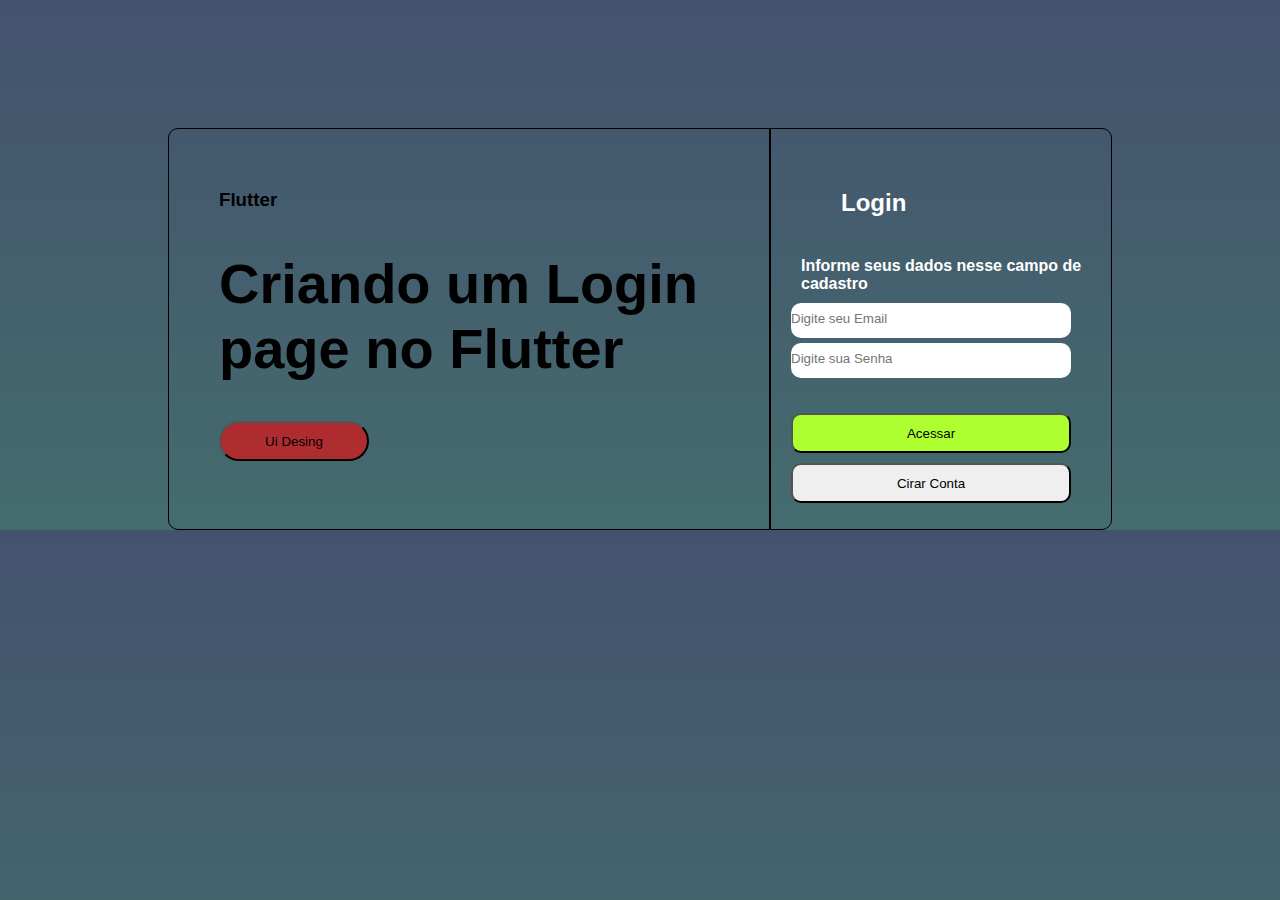
<file: Formulario/index.html>
<!DOCTYPE html>
<html lang="pt-br">
<head>
    <meta charset="UTF-8">
    <meta name="viewport" content="width=device-width, initial-scale=1.0">
    <title>Projeto-Formulario</title>
</head>
<style>
    *{
        margin: 0px;
        padding: 0px;
        font-family: Arial, Helvetica, sans-serif;
    }
    body{
        width: 100vw;
        margin-top: 10%;
        display: flex;
        align-content: space-around;
        align-items: center;
        justify-content: center;

        background-image: linear-gradient(to bottom, #44526E, #446C6E);
    }
    article{
        background-color: transparent;
        border: 1px solid black;
        border-radius: 10px 0px 0px 10px;
        height: 400px;
        width: 600px;
    }
    .logo{
        margin: 60px 0px 40px 50px;
    }
    .text-principal{
        text-align: left;
        margin: 0px 0px 40px 50px;
    }
    .text-principal > h1{
        font-weight: bolder;
        font-size: 3.5em;
        width: 500px;
        font-family: 'Segoe UI', Tahoma, Geneva, Verdana, sans-serif;
    }
    article > input{
        margin: 0px 0px 0px 50px;
        padding: 0px 5px;
        border-radius: 25px;
        height: 40px;
        width: 150px;
        background-color: rgba(255, 0, 0, 0.568);
    }
    aside{
        background-color: transparent;
        border: 1px solid black;
        border-radius: 0px 10px 10px 0px;
        height: 400px;
    }
    form{
        margin: 60px 0px 40px 20px;
    }
    div{
        margin-bottom: 30px;
    }
    form > h2{
        margin: 60px 0px 40px 50px;
        color: white;
    }
    .informacao{
        color: white;
        font-weight: bold;
        text-align: left;
        width: 300px;
        margin: 10px;
    }
    .login > input{
        padding-bottom: 5px;
        margin-bottom: 5px;
        width: 280px;
        height: 30px;
        border: none;
        border-radius: 10px;
    }
    .login > input:hover{
        background-color: white;
        cursor: pointer;
    }
    .cadastro > input{
        width: 280px;
        height: 40px;
        border-radius: 10px;
        margin-bottom: 10px;
    }
    .acessar{
        background-color: greenyellow;
    }
</style>
<body>
    <article>
        <div class="logo">
            <h3>Flutter</h3>
        </div>
        <div class="text-principal">
            <h1>Criando um Login page no Flutter</h1>
        </div>
        <input type="button" value="Ui Desing">
    </article>

    <aside>
        <form action="" method="post">
            <h2>Login</h2>
            <div class="informacao">
                <p>Informe seus dados nesse campo de cadastro</p>
            </div>
            <div class="login">
                <input type="email" name="mail" id="imail" placeholder="Digite seu Email"> <br>
                <input type="password" name="senha" id="isenha" placeholder="Digite sua Senha">
            </div>
            <div class="cadastro">
                <input type="submit" value="Acessar" class="acessar"> <br>
                <input type="submit" value="Cirar Conta">
            </div>
        </form>
    </aside>
</body>
</html>
</file>
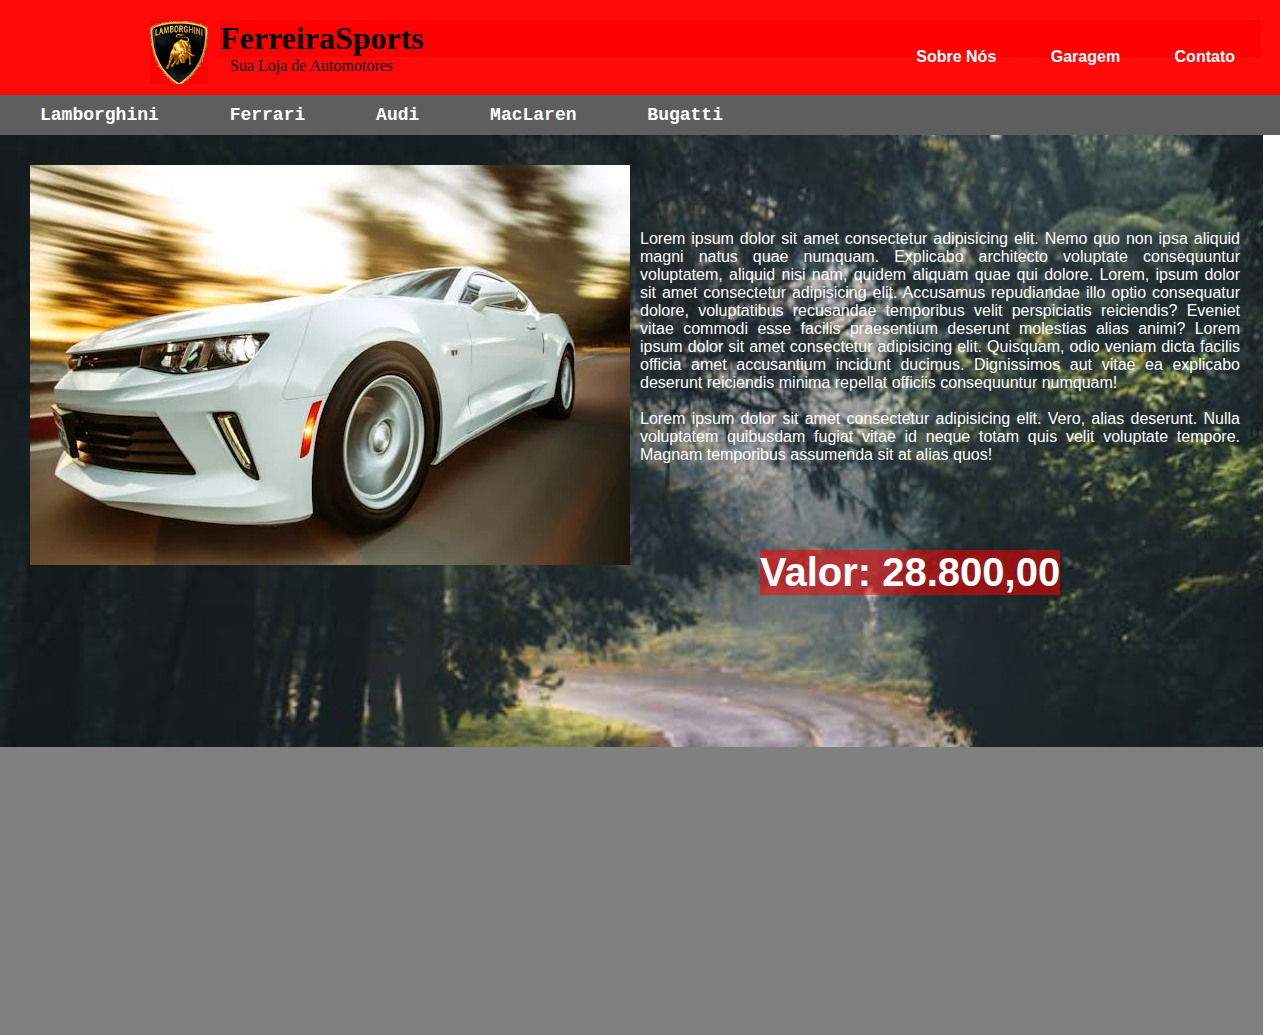
<file: primeiro_site/index.html>
<!DOCTYPE html>
<html lang="pt-br">
<head>
    <meta charset="UTF-8">
    <meta name="viewport" content="width=device-width, initial-scale=1.0">
    <title>Primeiro-Site</title>
    <link rel="stylesheet" href="style.css">
</head>
<body>
    <header>
        <img src="imagens/logo1.jpg" alt="logo">
        <h1>FerreiraSports</h1>
        <p>Sua Loja de Automotores</p>
        <nav>
            <a href="#">Sobre Nós</a>
            <a href="#">Garagem</a>
            <a href="#">Contato</a>
        </nav>
    </header>
    <menu>
        <nav>
            <a href="#" class="Lamborghini">Lamborghini</a>
            <a href="#" class="Ferrari">Ferrari</a>
            <a href="#" class="Audi">Audi</a>
            <a href="#" class="MacLaren">MacLaren</a>
            <a href="#" class="Bugatti">Bugatti</a>
        </nav>
    </menu>
    <main>
        <aside>
            <img src="imagens/carro.webp" alt="">
            <p>Lorem ipsum dolor sit amet consectetur adipisicing elit. Nemo quo non ipsa aliquid magni natus quae numquam. Explicabo architecto voluptate consequuntur voluptatem, aliquid nisi nam, quidem aliquam quae qui dolore. Lorem, ipsum dolor sit amet consectetur adipisicing elit. Accusamus repudiandae illo optio consequatur dolore, voluptatibus recusandae temporibus velit perspiciatis reiciendis? Eveniet vitae commodi esse facilis praesentium deserunt molestias alias animi? Lorem ipsum dolor sit amet consectetur adipisicing elit. Quisquam, odio veniam dicta facilis officia amet accusantium incidunt ducimus. Dignissimos aut vitae ea explicabo deserunt reiciendis minima repellat officiis consequuntur numquam! <br> <br> Lorem ipsum dolor sit amet consectetur adipisicing elit. Vero, alias deserunt. Nulla voluptatem quibusdam fugiat vitae id neque totam quis velit voluptate tempore. Magnam temporibus assumenda sit at alias quos! <br> <br>
                <strong>Valor: 28.800,00</strong>
            </p>
        </aside>
    </main>
</body>
</html>
</file>
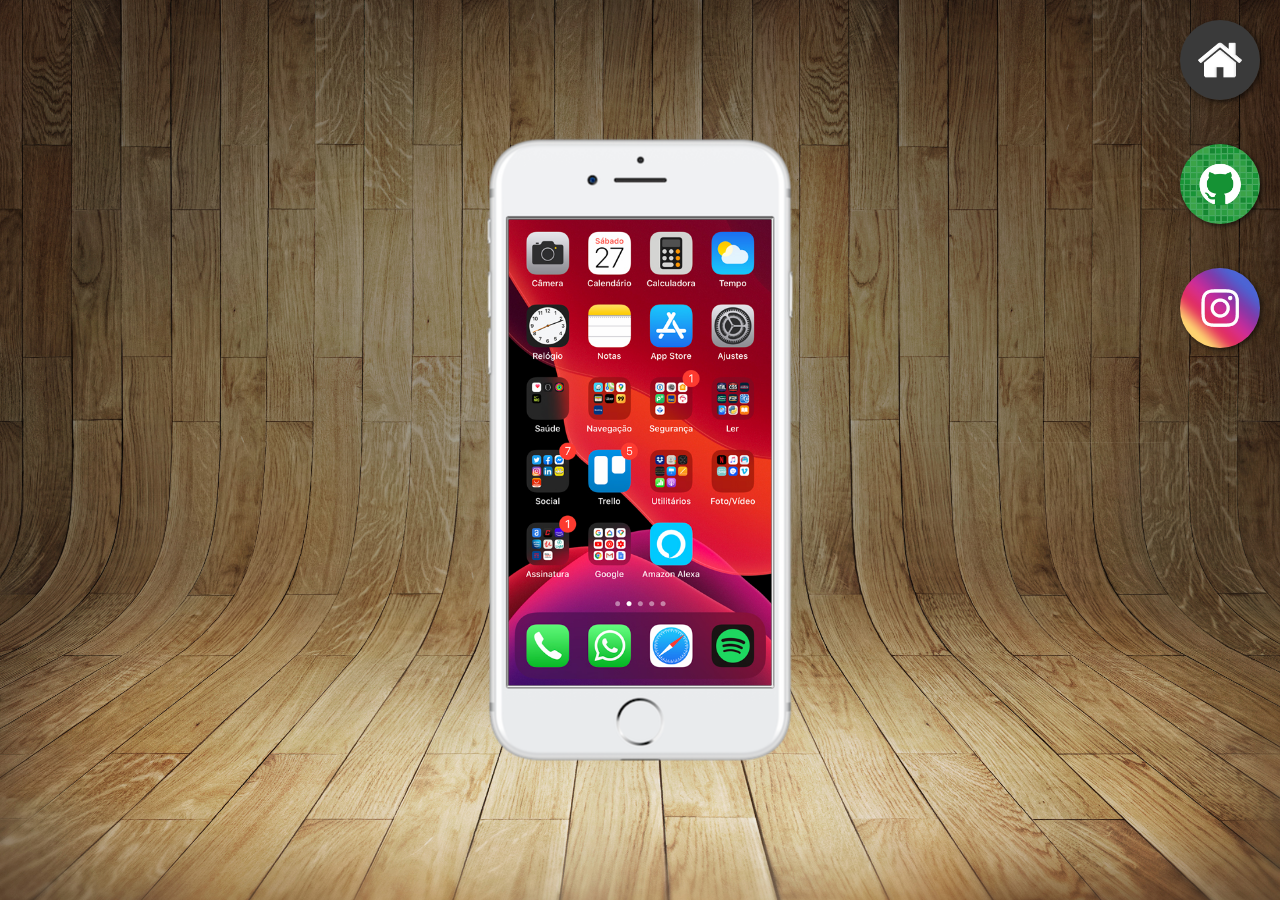
<file: Projeto-Rede_Social/index.html>
<!DOCTYPE html>
<html lang="pt-br">
<head>
    <meta charset="UTF-8">
    <meta name="viewport" content="width=device-width, initial-scale=1.0">
    <title>projeto rede_social</title>
    <link rel="shortcut icon" href="imagens/favicon.ico" type="image/x-icon">
    <link rel="stylesheet" href="style.css">
</head>
<body>
    <main>
        <section id="telefone">
            <iframe src="iframe.html"  name="tela" class="tela"></iframe>
        </section>
        <section id="rede_social">
            <a href="iframe.html" target="tela" class="home"><img src="imagens/logo-home.jpg" alt=""><br>
            </a>
            <a href="github.html" target="tela"><img src="imagens/logo-github.jpg" alt=""><br>
            </a>
            <a href="instagran.html" target="tela"><img src="imagens/logo-instagram.jpg" alt=""><br>
            </a>
        </section>
    </main>
</body>
</html>
</file>
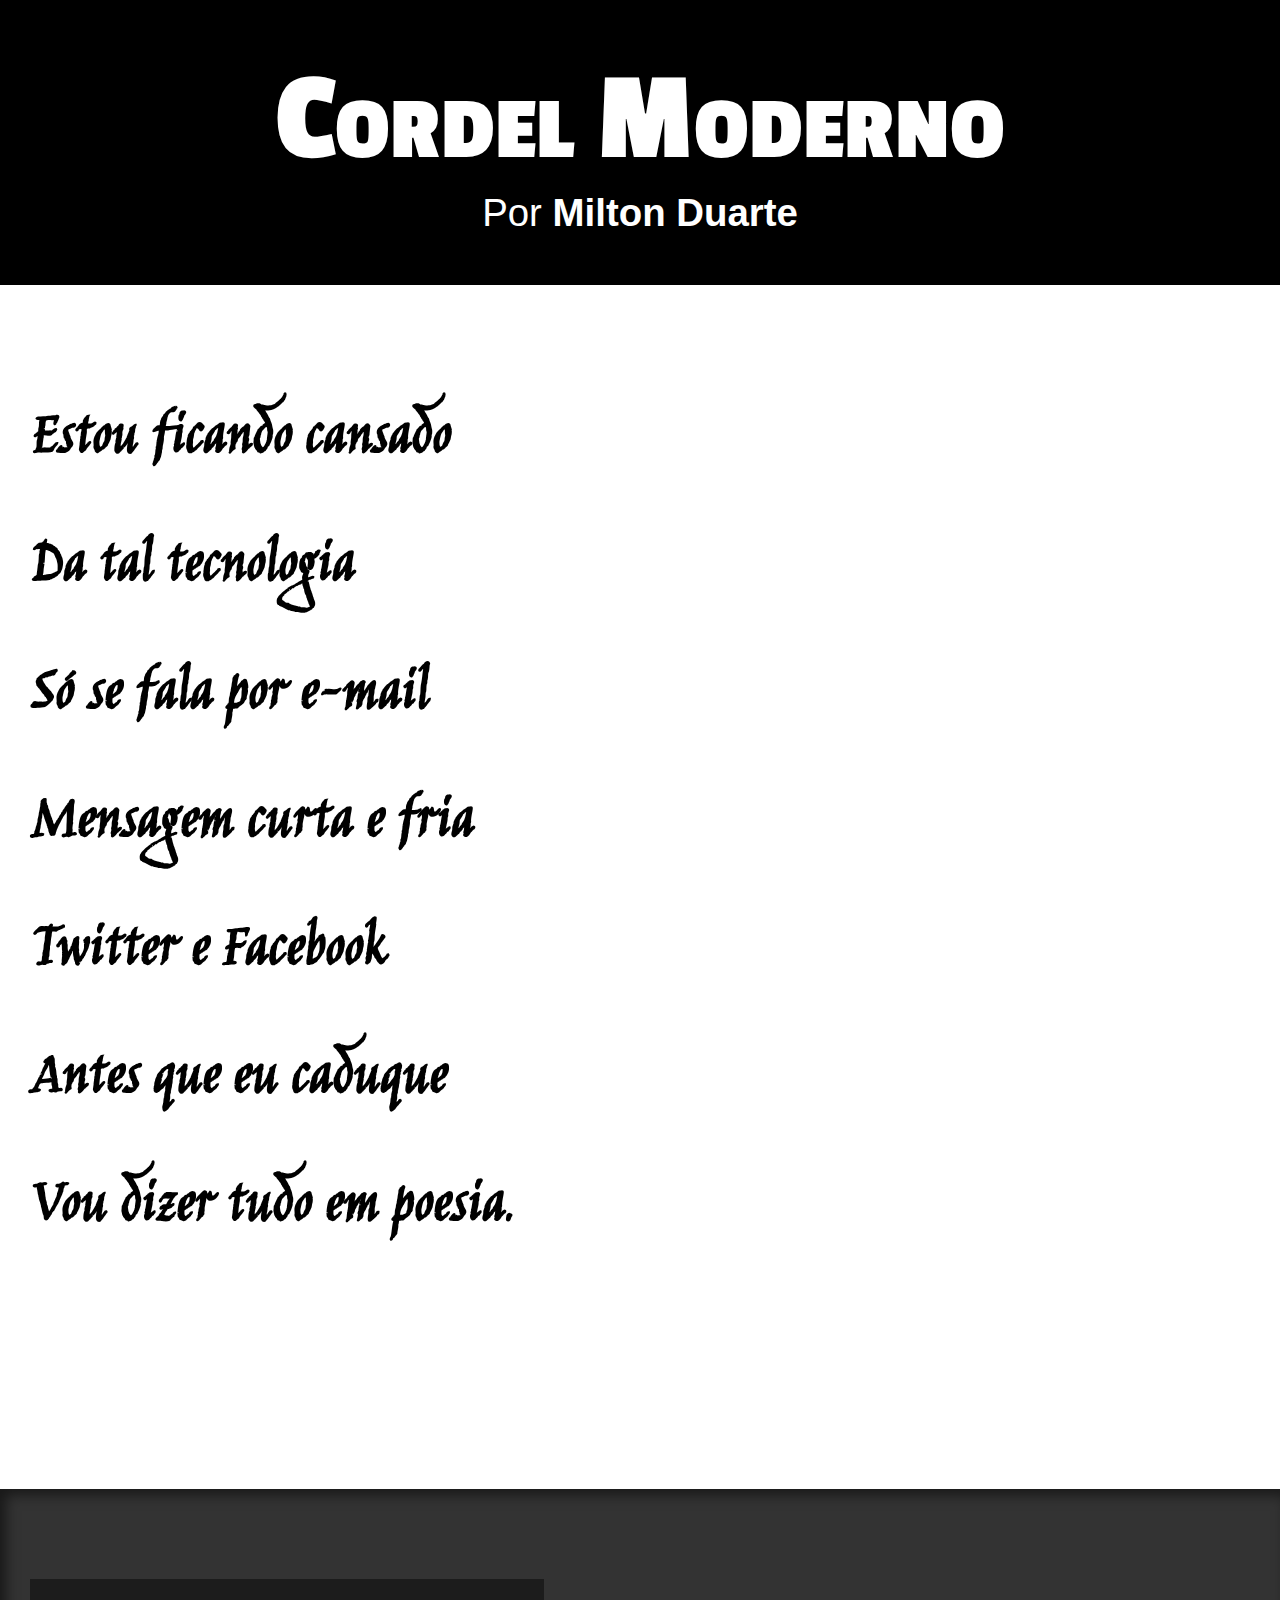
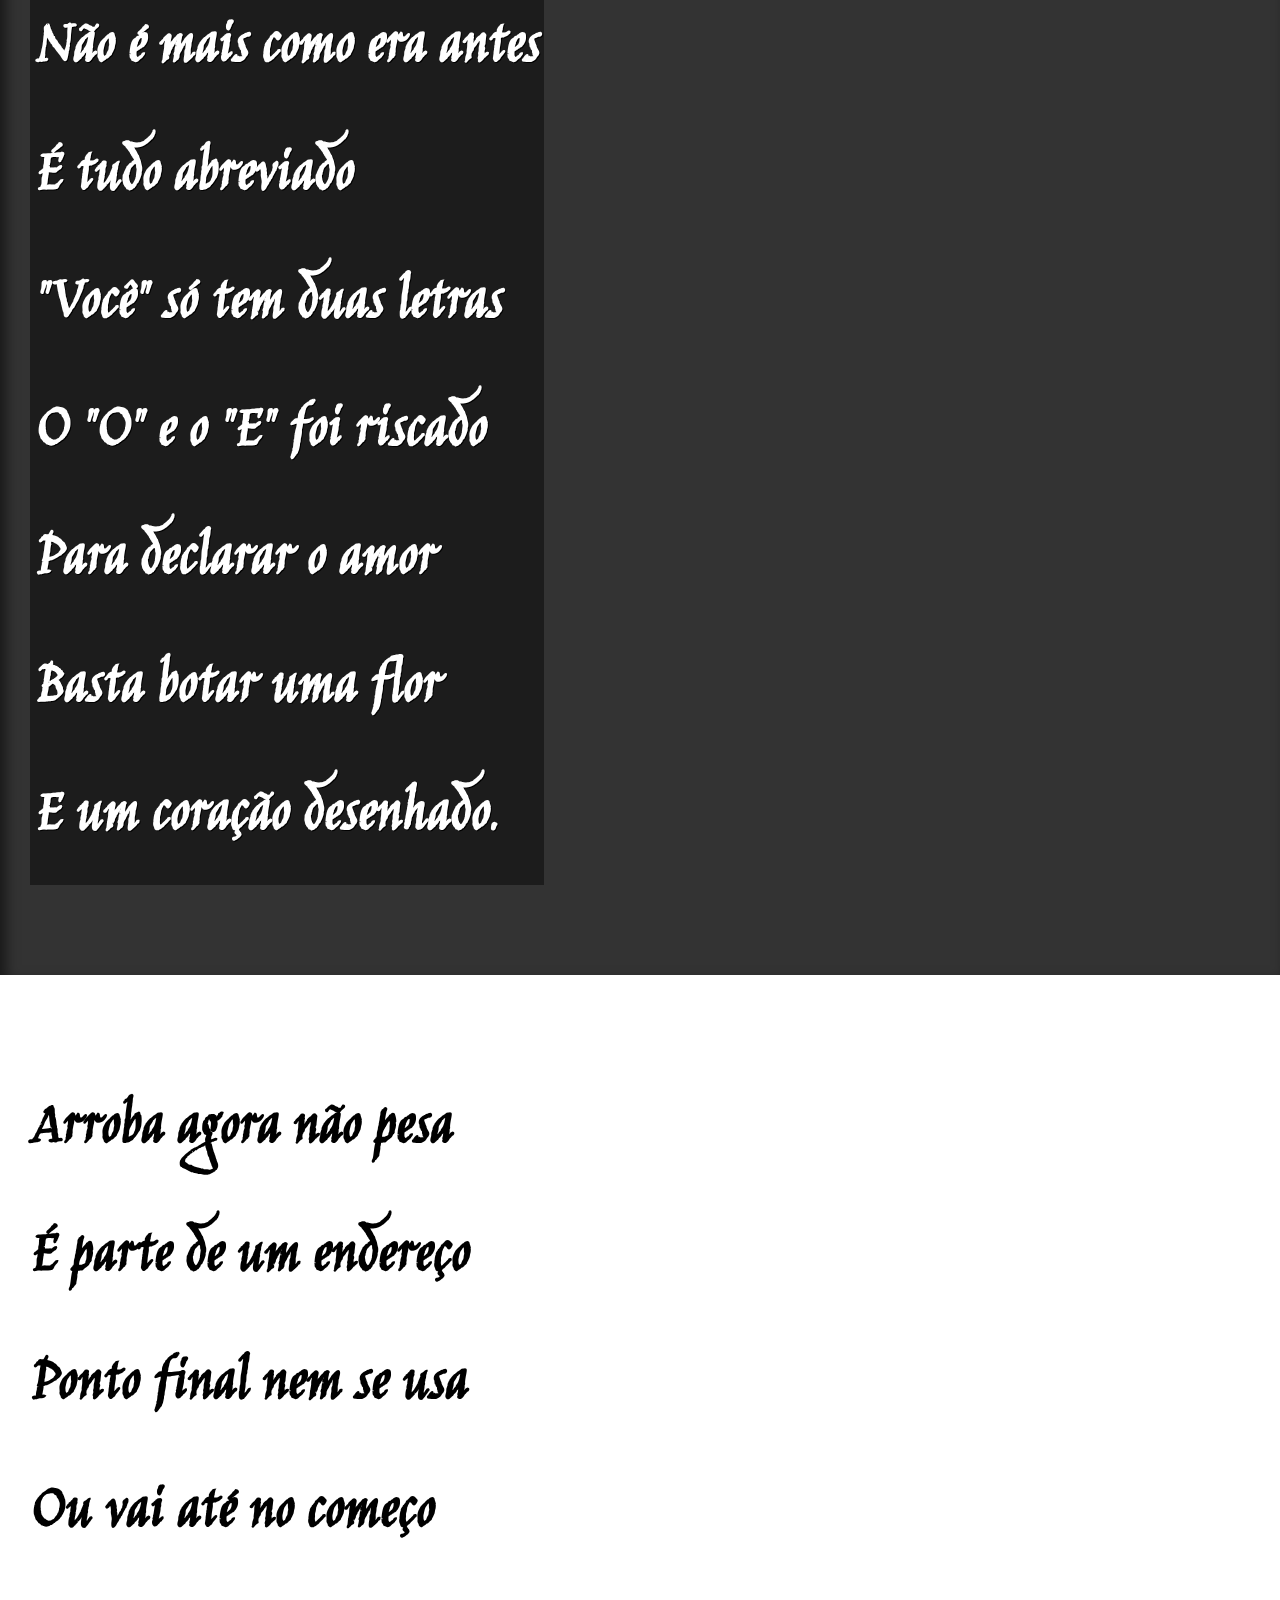
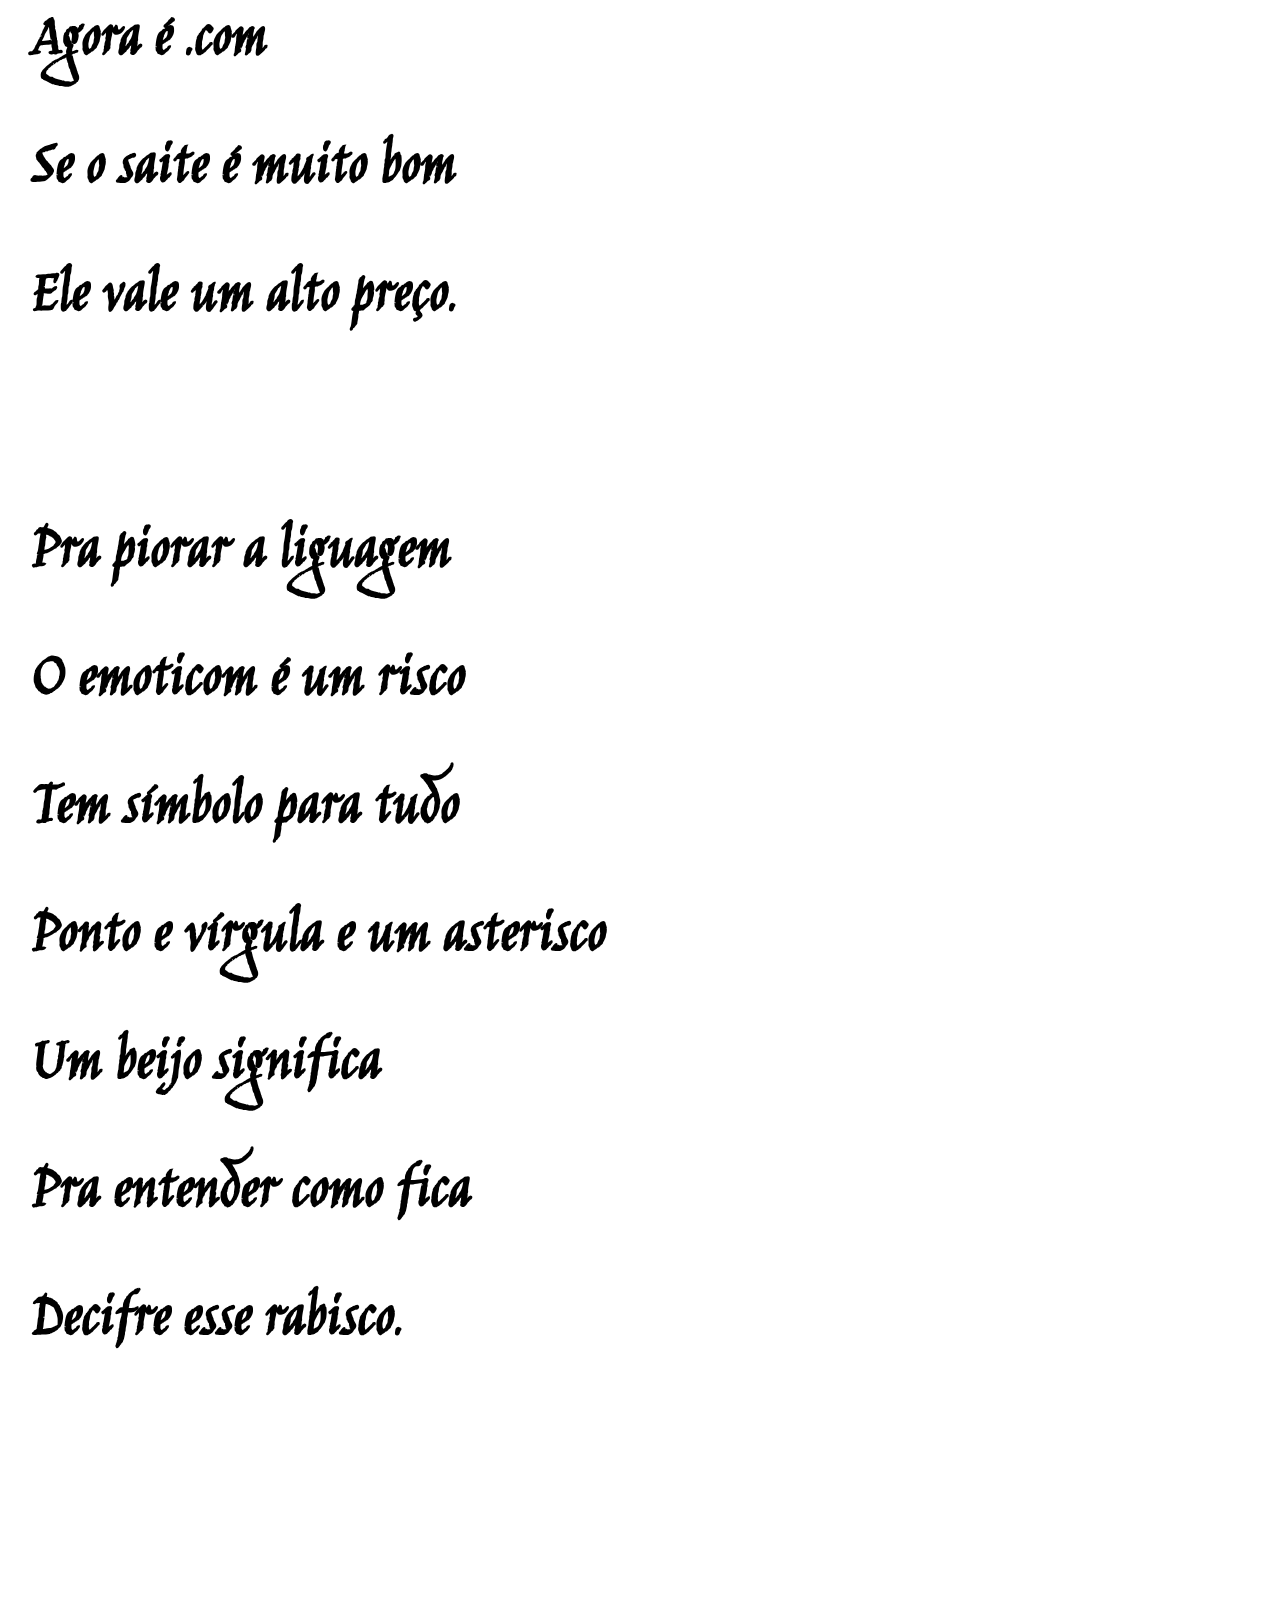
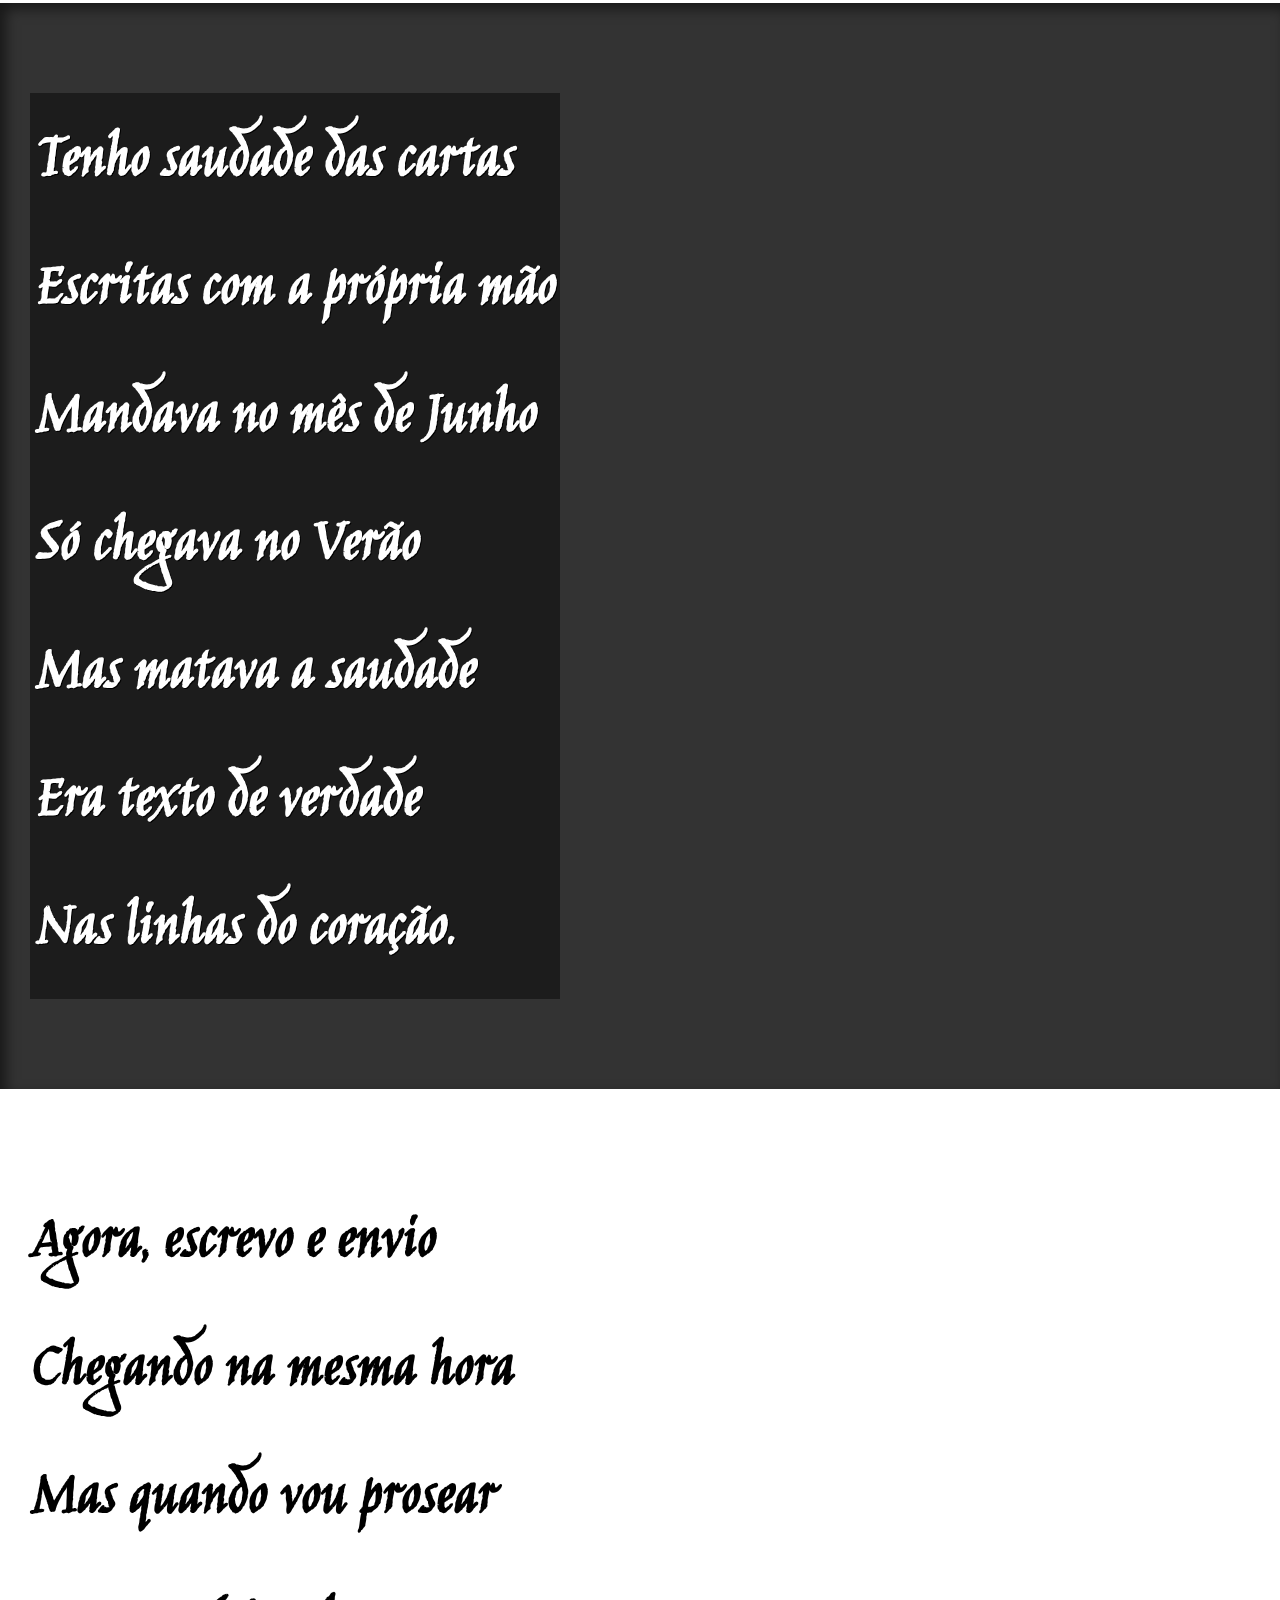
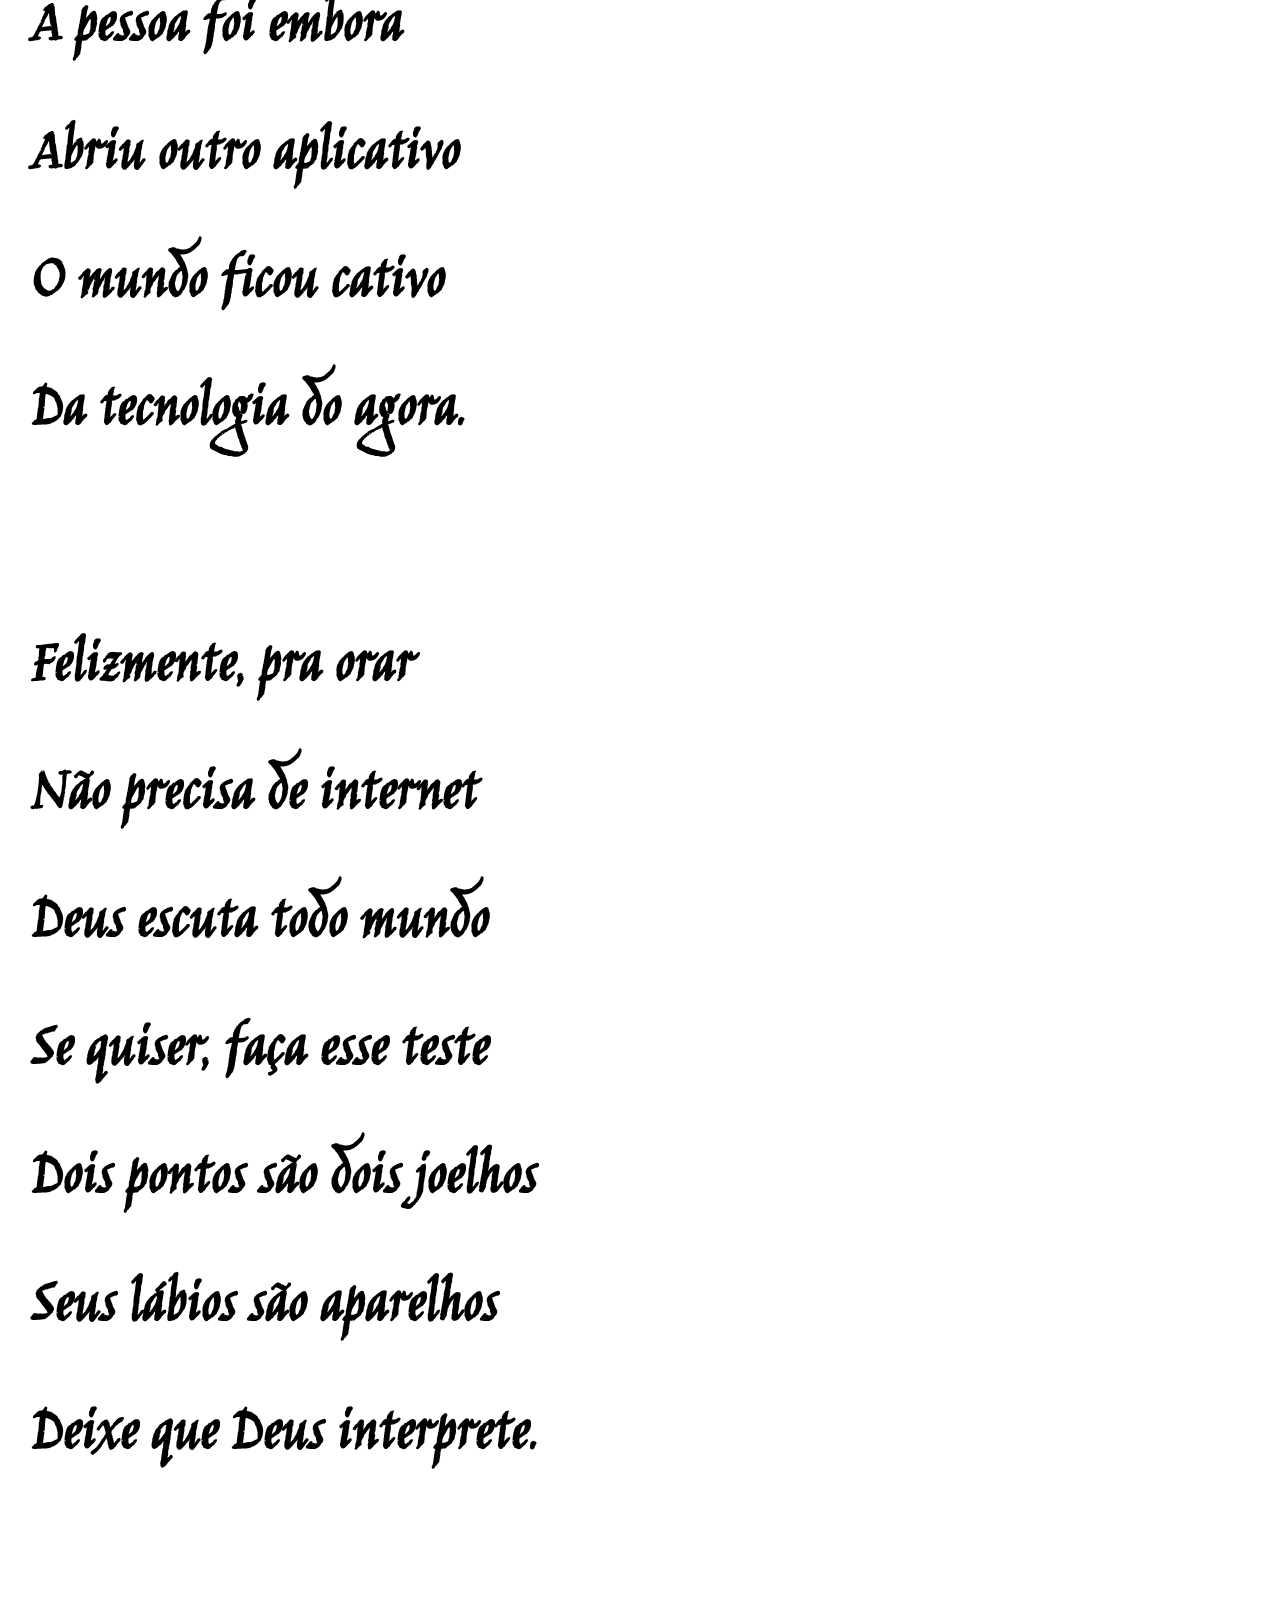
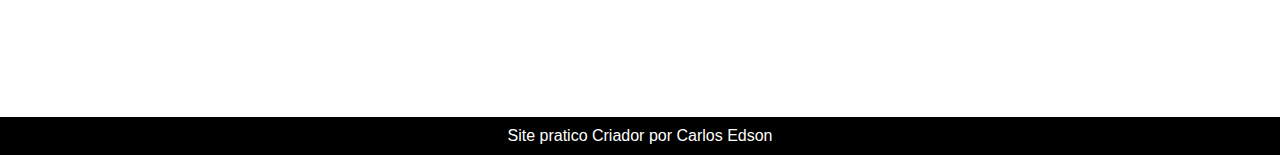
<file: Projeto_Cordel/index.html>
<!DOCTYPE html>
<html lang="pt-br">
<head>
    <meta charset="UTF-8">
    <meta name="viewport" content="width=device-width, initial-scale=1.0">
    <title>Cordel Modeno</title>
    <link rel="stylesheet" href="style.css">
</head>
<body>
    <header>
        <h1>Cordel Moderno</h1>
        <p>Por <a href="https://www.recantodasletras.com.br/poesias/3186743" target="_blank">Milton Duarte</a></p>
    </header>
    <section class="normal">
        <p>
            Estou ficando cansado <br>
            Da tal tecnologia <br>
            Só se fala por e-mail <br>
            Mensagem curta e fria <br>
            Twitter e Facebook <br>
            Antes que eu caduque <br>
            Vou dizer tudo em poesia.
        </p>
    </section>

    <section class="imagem" id="img01">
        <p>
            Não é mais como era antes <br>
            É tudo abreviado <br>
            "Você" só tem duas letras <br>
            O "O" e o "E" foi riscado <br>
            Para declarar o amor <br>
            Basta botar uma flor <br>
            E um coração desenhado.
        </p>
    </section>

    <section class="normal">
        <p>
            Arroba agora não pesa <br>
            É parte de um endereço <br>
            Ponto final nem se usa <br>
            Ou vai até no começo <br>
            Agora é .com <br>
            Se o saite é muito bom <br>
            Ele vale um alto preço.
        </p>

        <p>
            Pra piorar a liguagem <br>
            O emoticom é um risco <br>
            Tem símbolo para tudo <br>
            Ponto e vírgula e um asterisco <br>
            Um beijo significa <br>
            Pra entender como fica <br>
            Decifre esse rabisco.
        </p>
    </section>

    <section class="imagem" id="img02">
        <p>
            Tenho saudade das cartas <br>
            Escritas com a própria mão <br>
            Mandava no mês de Junho <br>
            Só chegava no Verão <br>
            Mas matava a saudade <br>
            Era texto de verdade <br>
            Nas linhas do coração.
        </p>
    </section>

    <section class="normal">
        <p>
            Agora, escrevo e envio <br>
            Chegando na mesma hora <br>
            Mas quando vou prosear <br>
            A pessoa foi embora <br>
            Abriu outro aplicativo <br>
            O mundo ficou cativo <br>
            Da tecnologia do agora.
        </p>

        <p>
            Felizmente, pra orar <br>
            Não precisa de internet <br>
            Deus escuta todo mundo <br>
            Se quiser, faça esse teste <br>
            Dois pontos são dois joelhos <br>
            Seus lábios são aparelhos <br>
            Deixe que Deus interprete.
        </p>
    </section>
    <footer>
        <p>Site pratico Criador por Carlos Edson</p>
    </footer>
</body>
</html>
</file>
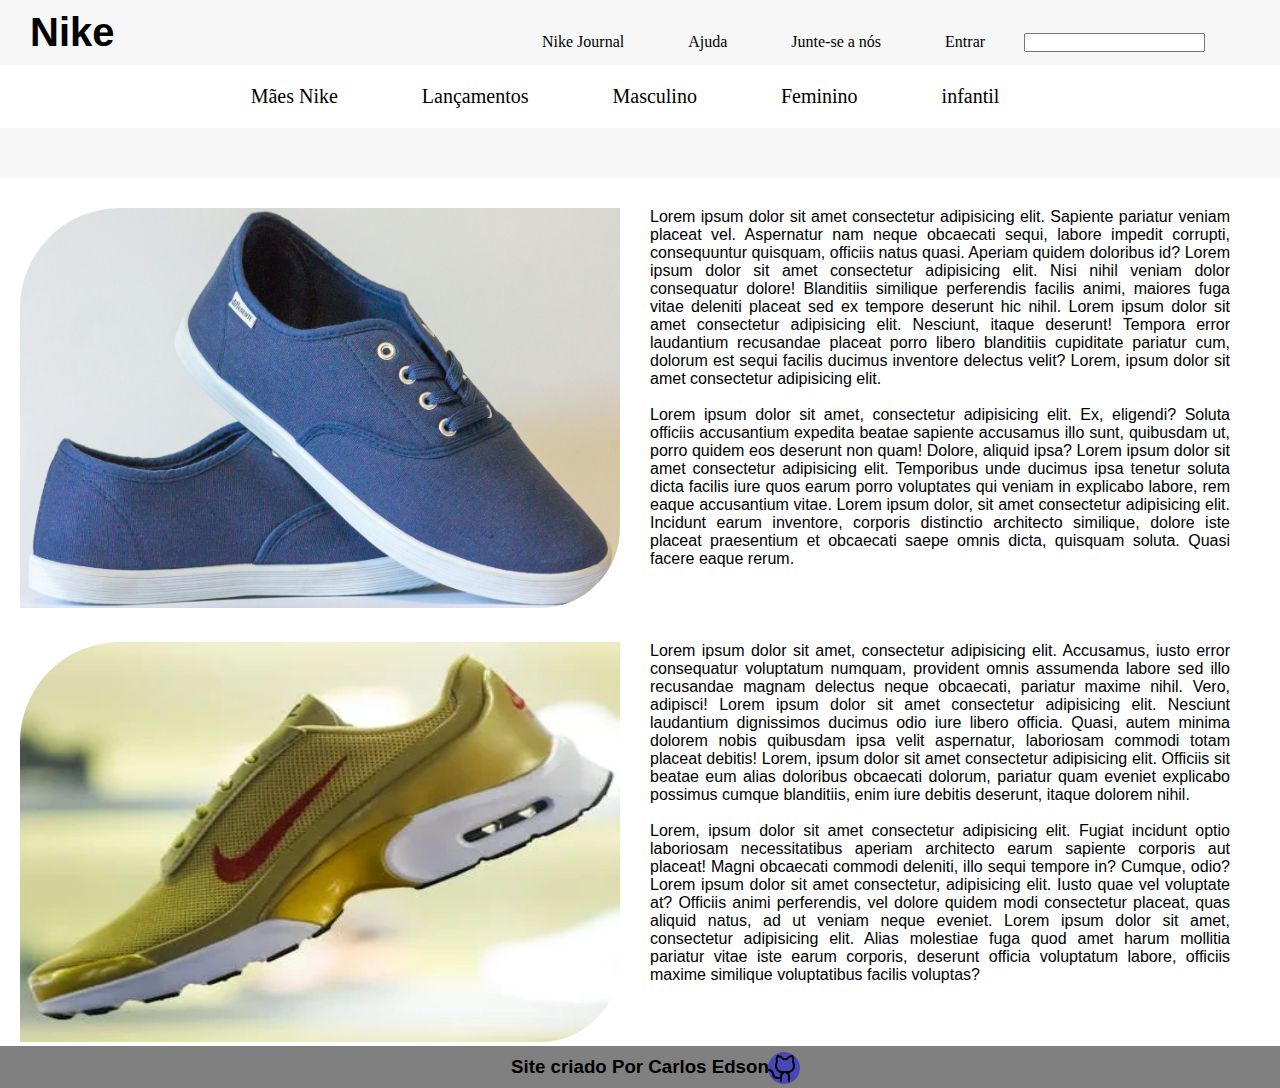
<file: segundo_site/index.html>
<!DOCTYPE html>
<html lang="pt-br">
<head>
    <meta charset="UTF-8">
    <meta name="viewport" content="width=device-width, initial-scale=1.0">
    <title>Pagina-de-Vendas</title>
    <link rel="stylesheet" href="style.css">
</head>
<body>

    <header>
        <h3>Nike</h3>
        <nav>
            <a href="#">Nike Journal</a>
            <a href="#">Ajuda</a>
            <a href="#">Junte-se a nós</a>
            <a href="#">Entrar</a>
        </nav>
        <div>
            <input type="search" name="#" id="">
        </div>
    </header>

    <menu>
        <nav>
            <a href="#">Mães Nike</a>
            <a href="#">Lançamentos</a>
            <a href="#">Masculino</a>
            <a href="#">Feminino</a>
            <a href="#">infantil</a>
        </nav>
    </menu>

    <section class="divisoria">

    </section>

    <main>
        
        <section class="sapato1">
            <img src="imagens/sapato1.jpg" alt="">
            <p>Lorem ipsum dolor sit amet consectetur adipisicing elit. Sapiente pariatur veniam placeat vel. Aspernatur nam neque obcaecati sequi, labore impedit corrupti, consequuntur quisquam, officiis natus quasi. Aperiam quidem doloribus id? Lorem ipsum dolor sit amet consectetur adipisicing elit. Nisi nihil veniam dolor consequatur dolore! Blanditiis similique perferendis facilis animi, maiores fuga vitae deleniti placeat sed ex tempore deserunt hic nihil. Lorem ipsum dolor sit amet consectetur adipisicing elit. Nesciunt, itaque deserunt! Tempora error laudantium recusandae placeat porro libero blanditiis cupiditate pariatur cum, dolorum est sequi facilis ducimus inventore delectus velit? Lorem, ipsum dolor sit amet consectetur adipisicing elit. <br> <br> Lorem ipsum dolor sit amet, consectetur adipisicing elit. Ex, eligendi? Soluta officiis accusantium expedita beatae sapiente accusamus illo sunt, quibusdam ut, porro quidem eos deserunt non quam! Dolore, aliquid ipsa? Lorem ipsum dolor sit amet consectetur adipisicing elit. Temporibus unde ducimus ipsa tenetur soluta dicta facilis iure quos earum porro voluptates qui veniam in explicabo labore, rem eaque accusantium vitae. Lorem ipsum dolor, sit amet consectetur adipisicing elit. Incidunt earum inventore, corporis distinctio architecto similique, dolore iste placeat praesentium et obcaecati saepe omnis dicta, quisquam soluta. Quasi facere eaque rerum.</p>
        </section>
        <section class="tenis2">
            <img src="imagens/tenis2.webp" alt="">
            <p>Lorem ipsum dolor sit amet, consectetur adipisicing elit. Accusamus, iusto error consequatur voluptatum numquam, provident omnis assumenda labore sed illo recusandae magnam delectus neque obcaecati, pariatur maxime nihil. Vero, adipisci! Lorem ipsum dolor sit amet consectetur adipisicing elit. Nesciunt laudantium dignissimos ducimus odio iure libero officia. Quasi, autem minima dolorem nobis quibusdam ipsa velit aspernatur, laboriosam commodi totam placeat debitis! Lorem, ipsum dolor sit amet consectetur adipisicing elit. Officiis sit beatae eum alias doloribus obcaecati dolorum, pariatur quam eveniet explicabo possimus cumque blanditiis, enim iure debitis deserunt, itaque dolorem nihil. <br> <br> Lorem, ipsum dolor sit amet consectetur adipisicing elit. Fugiat incidunt optio laboriosam necessitatibus aperiam architecto earum sapiente corporis aut placeat! Magni obcaecati commodi deleniti, illo sequi tempore in? Cumque, odio? Lorem ipsum dolor sit amet consectetur, adipisicing elit. Iusto quae vel voluptate at? Officiis animi perferendis, vel dolore quidem modi consectetur placeat, quas aliquid natus, ad ut veniam neque eveniet. Lorem ipsum dolor sit amet, consectetur adipisicing elit. Alias molestiae fuga quod amet harum mollitia pariatur vitae iste earum corporis, deserunt officia voluptatum labore, officiis maxime similique voluptatibus facilis voluptas?</p>
        </section>
    </main>
    <footer>
        <h3>Site criado Por Carlos Edson</h3>
        <a href="https://github.com/CarlosEdson" target="_blank"><img src="imagens/github-logo.png" alt=""></a>
    </footer>
</body>
</html>
</file>
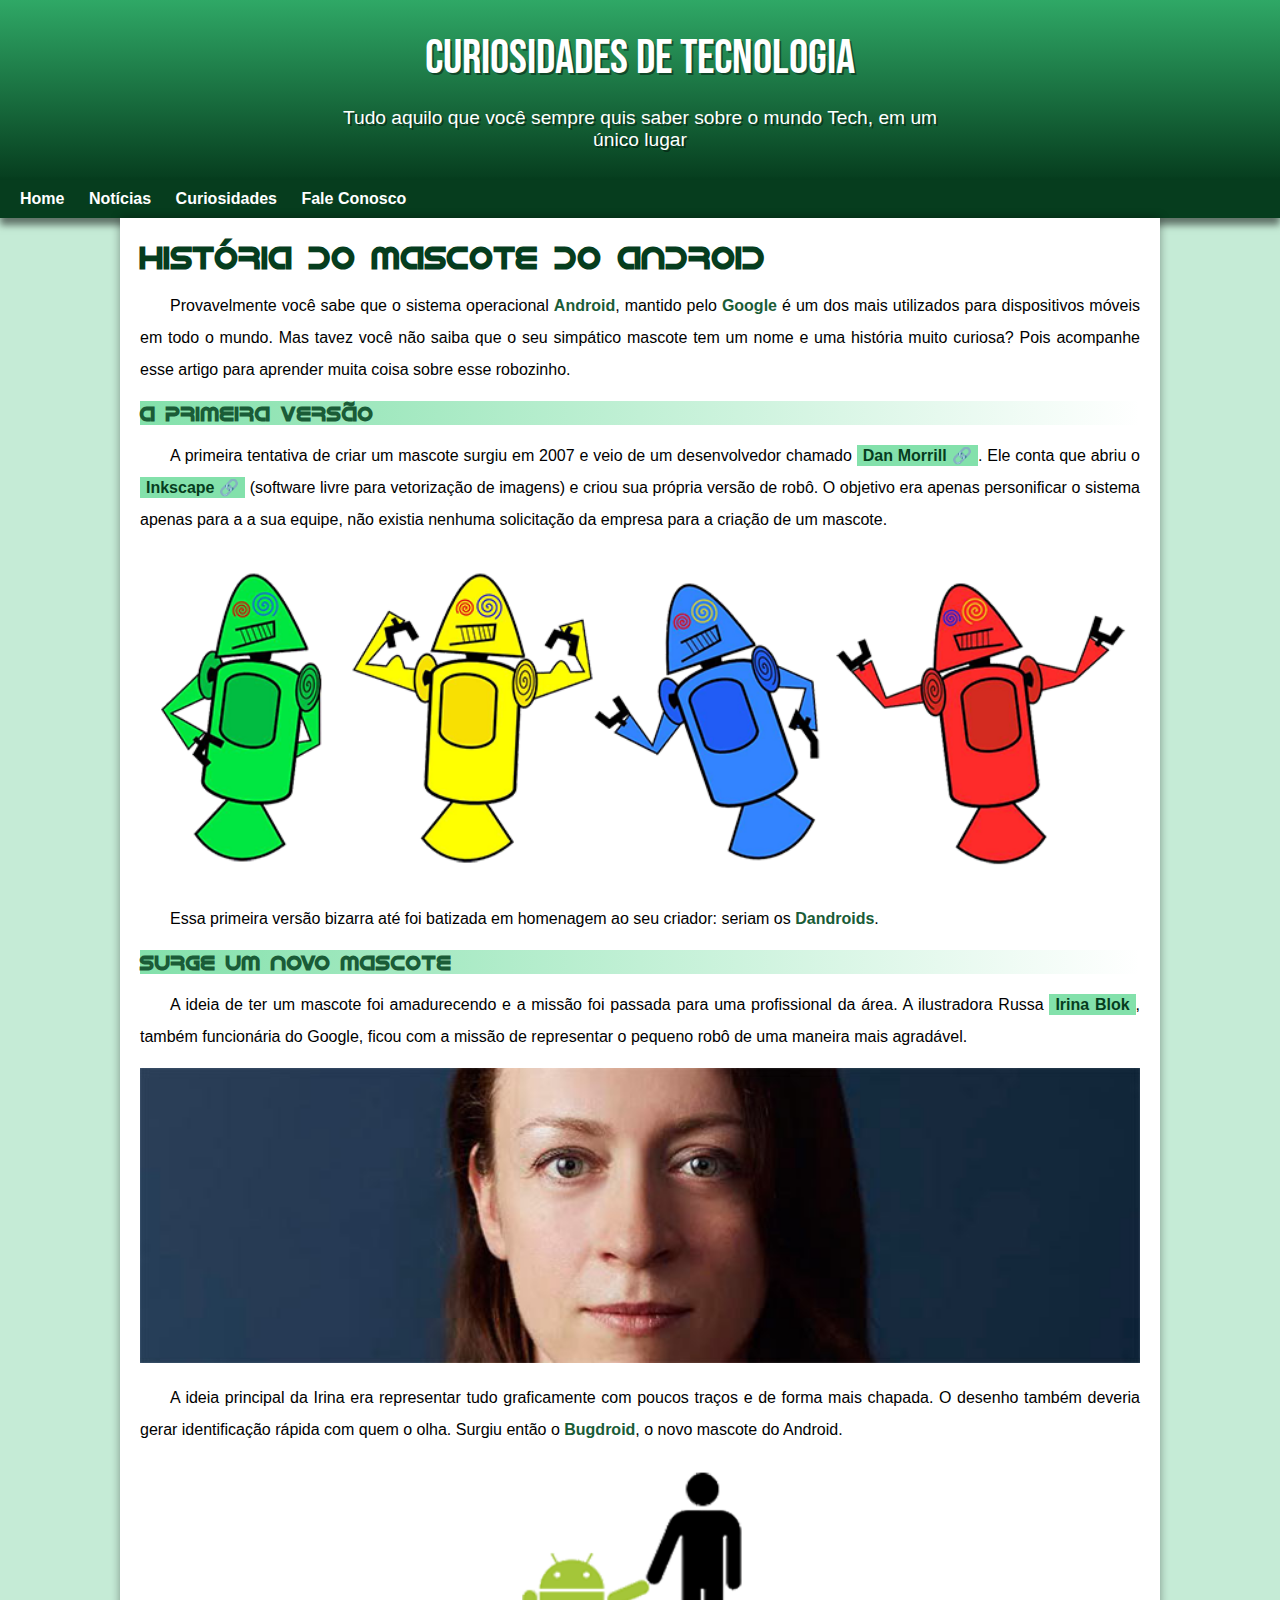
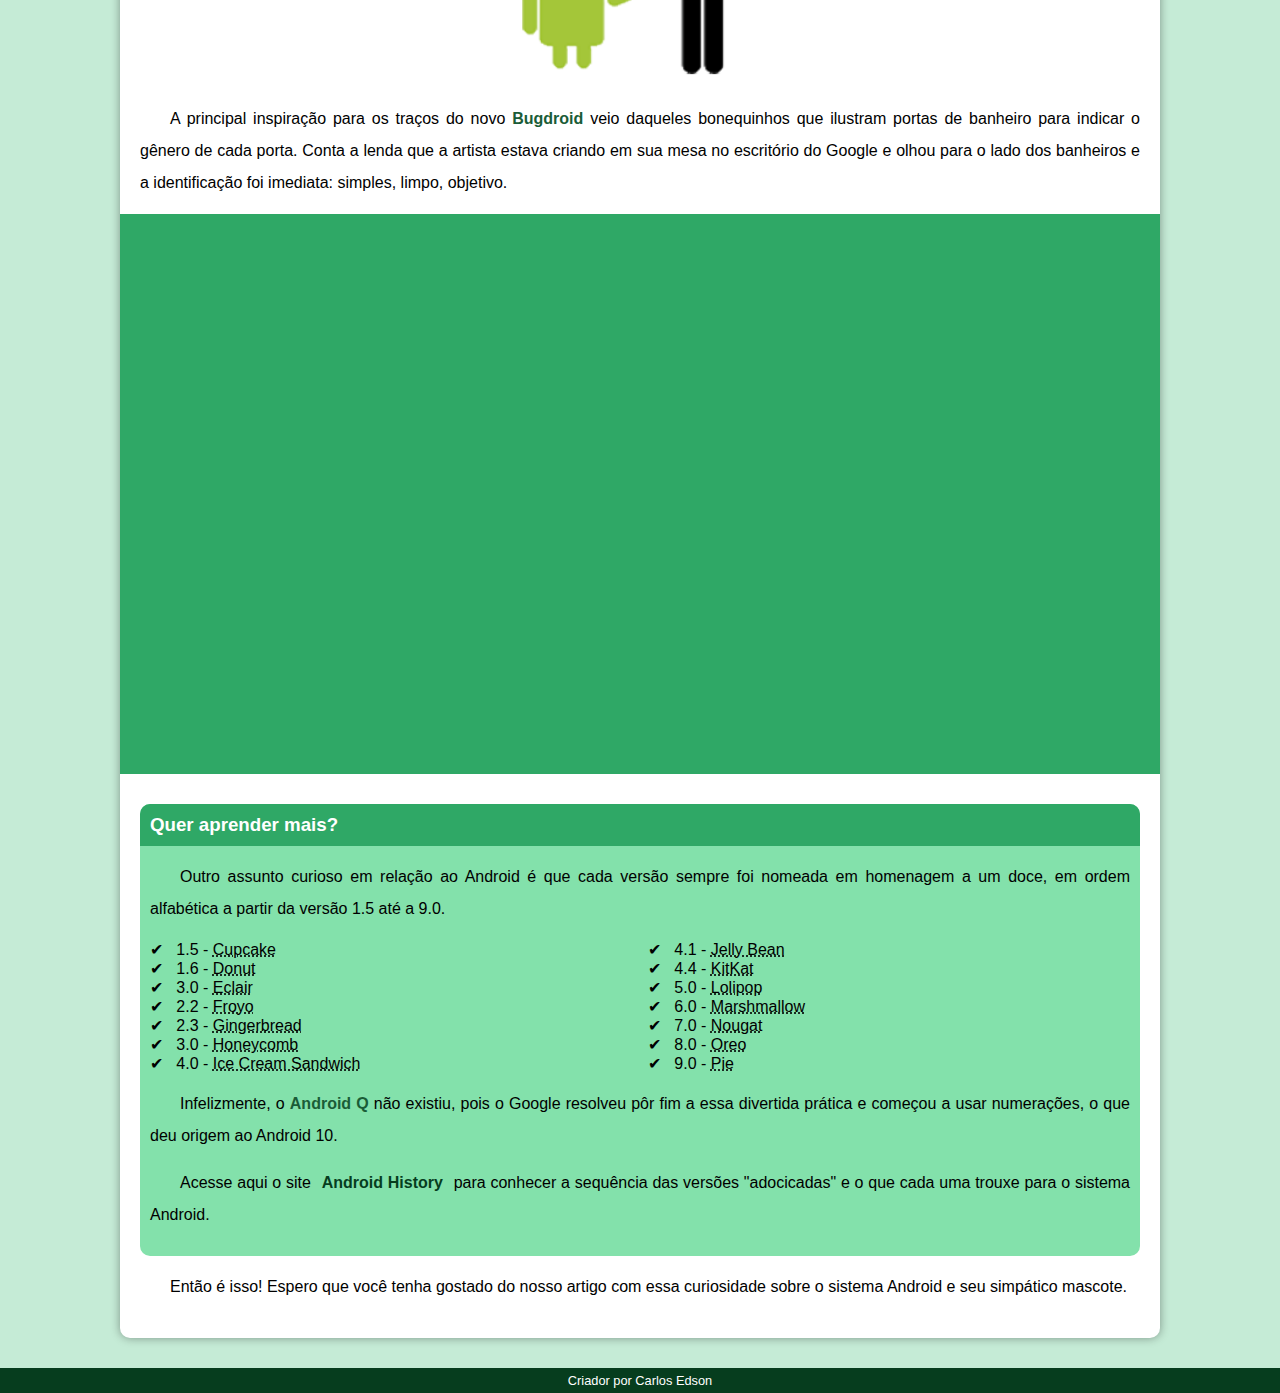
<file: Projeto-Android/site.html>
<!DOCTYPE html>
<html lang="pt-br">
<head>
    <meta charset="UTF-8">
    <meta name="viewport" content="width=device-width, initial-scale=1.0">
    <title>Meu site</title>
    <link rel="shortcut icon" href="imagens/favicon.ico" type="image/x-icon">
    <link rel="stylesheet" href="style.css">
</head>
<body>
    <header>
        <h1>Curiosidades de Tecnologia</h1>
        <p>Tudo aquilo que você sempre quis saber sobre o mundo Tech, em um único lugar</p>
    </header>
    <nav>
        <a href="#">Home</a>
        <a href="#">Notícias</a>
        <a href="#">Curiosidades</a>
        <a href="#">Fale Conosco</a>
        </nav>
    <main>
        <article>
            <h1>História do Mascote do Android</h1>
            <p>Provavelmente você sabe que o sistema operacional <strong>Android</strong>, mantido pelo <strong>Google</strong> é um dos mais utilizados para dispositivos móveis em todo o mundo. Mas tavez você não saiba que o seu simpático mascote tem um nome e uma história muito curiosa? Pois acompanhe esse artigo para aprender muita coisa sobre esse robozinho.</p>
            
            <h2>A primeira versão</h2>
            
            <p>A primeira tentativa de criar um mascote surgiu em 2007 e veio de um desenvolvedor chamado <a href="https://bonosbevvy.com/imEi2O7jwqr0/73384" target="_blank" class="esterno
                ">Dan Morrill</a>. Ele conta que abriu o <a href="https://inkscape.org/pt-br/" target="_blank" class="esterno">Inkscape</a> (software livre para vetorização de imagens) e criou sua própria versão de robô. O objetivo era apenas personificar o sistema apenas para a a sua equipe, não existia nenhuma solicitação da empresa para a criação de um mascote.</p>
            
            <picture>
                <source media="(max-width: 800px)" srcset="imagens/dan-droids-pq.png">
                <img src="imagens/dan-droids.png" alt="imagem do robo da android">
            </picture>
            
            <p>Essa primeira versão bizarra até foi batizada em homenagem ao seu criador: seriam os <strong>Dandroids</strong>.</p>
            
            <h2>Surge um novo mascote</h2>
            
            <p>A ideia de ter um mascote foi amadurecendo e a missão foi passada para uma profissional da área. A ilustradora Russa <a href="https://www.irinablok.com/" target="_blank">Irina Blok</a>, também funcionária do Google, ficou com a missão de representar o pequeno robô de uma maneira mais agradável.</p>
            
            <picture>
                <source media="(max-width: 800px)" srcset="imagens/irina-blok-pq.jpg">
                <img src="imagens/irina-blok.jpg" alt="">
            </picture>
            
            <p>A ideia principal da Irina era representar tudo graficamente com poucos traços e de forma mais chapada. O desenho também deveria gerar identificação rápida com quem o olha. Surgiu então o <strong>Bugdroid</strong>, o novo mascote do Android.</p>
            
            <img src="imagens/bugdroid.png" class="pequena" alt="">
            
            <p>A principal inspiração para os traços do novo <strong>Bugdroid</strong> veio daqueles bonequinhos que ilustram portas de banheiro para indicar o gênero de cada porta. Conta a lenda que a artista estava criando em sua mesa no escritório do Google e olhou para o lado dos banheiros e a identificação foi imediata: simples, limpo, objetivo.</p>
            
            <div class="video">
                <iframe width="560" height="315" src="https://www.youtube.com/embed/5K4pEk19nhs?si=cI_2wZIlgusVgUH_" title="YouTube video player" frameborder="0" allow="accelerometer; autoplay; clipboard-write; encrypted-media; gyroscope; picture-in-picture; web-share" referrerpolicy="strict-origin-when-cross-origin" allowfullscreen></iframe>
            </div>
            
            <aside>
                <h3>Quer aprender mais?</h3>
                
                <p>Outro assunto curioso em relação ao Android é que cada versão sempre foi nomeada em homenagem a um doce, em ordem alfabética a partir da versão 1.5 até a 9.0.</p>
                
                <ul>
                    <li>
                        1.5 - <abbr title="bolo de pote">Cupcake</abbr>
                    </li>
                    <li>
                        1.6 - <abbr title="rosquinha">Donut</abbr>
                    </li>
                    <li>
                        3.0 - <abbr title="bomba">Eclair</abbr>
                    </li>
                    <li>
                        2.2 - <abbr title="iorgute">Froyo</abbr>
                    </li>
                    <li>
                        2.3 - <abbr title="biscoite de gengibre">Gingerbread</abbr>
                    </li>
                    <li>
                        3.0 - <abbr title="favo de mel">Honeycomb</abbr>
                    </li>
                    <li>
                        4.0 - <abbr title="sanduiche de sorvete">Ice Cream Sandwich</abbr>
                    </li>
                    <li>
                        4.1 - <abbr title="jujuba">Jelly Bean</abbr>
                    </li>
                    <li>
                        4.4 - <abbr title="KitKat">KitKat</abbr>
                    </li>
                    <li>
                        5.0 - <abbr title="pirulito">Lolipop</abbr>
                    </li>
                    <li>
                        6.0 - <abbr title="Marshmallow">Marshmallow</abbr>
                    </li>
                    <li>
                        7.0 - <abbr title="torone">Nougat</abbr>
                    </li>
                    <li>
                        8.0 - <abbr title="oreo">Oreo</abbr>
                    </li>
                    <li>
                        9.0 - <abbr title="torta">Pie</abbr>
                    </li>
                </ul>
                
                <p>Infelizmente, o <strong>Android Q</strong> não existiu, pois o Google resolveu pôr fim a essa divertida prática e começou a usar numerações, o que deu origem ao Android 10.</p>
                
                <p>Acesse aqui o site <a href="https://www.android.com/intl/pt_br/" target="_blank">Android History</a> para conhecer a sequência das versões "adocicadas" e o que cada uma trouxe para o sistema Android.</p>
            </aside>
            
            <p>Então é isso! Espero que você tenha gostado do nosso artigo com essa curiosidade sobre o sistema Android e seu simpático mascote.</p>
        </article>
    </main>
    <footer>
        <p>Criador por Carlos Edson</p>
    </footer>
</body>
</html>
</file>
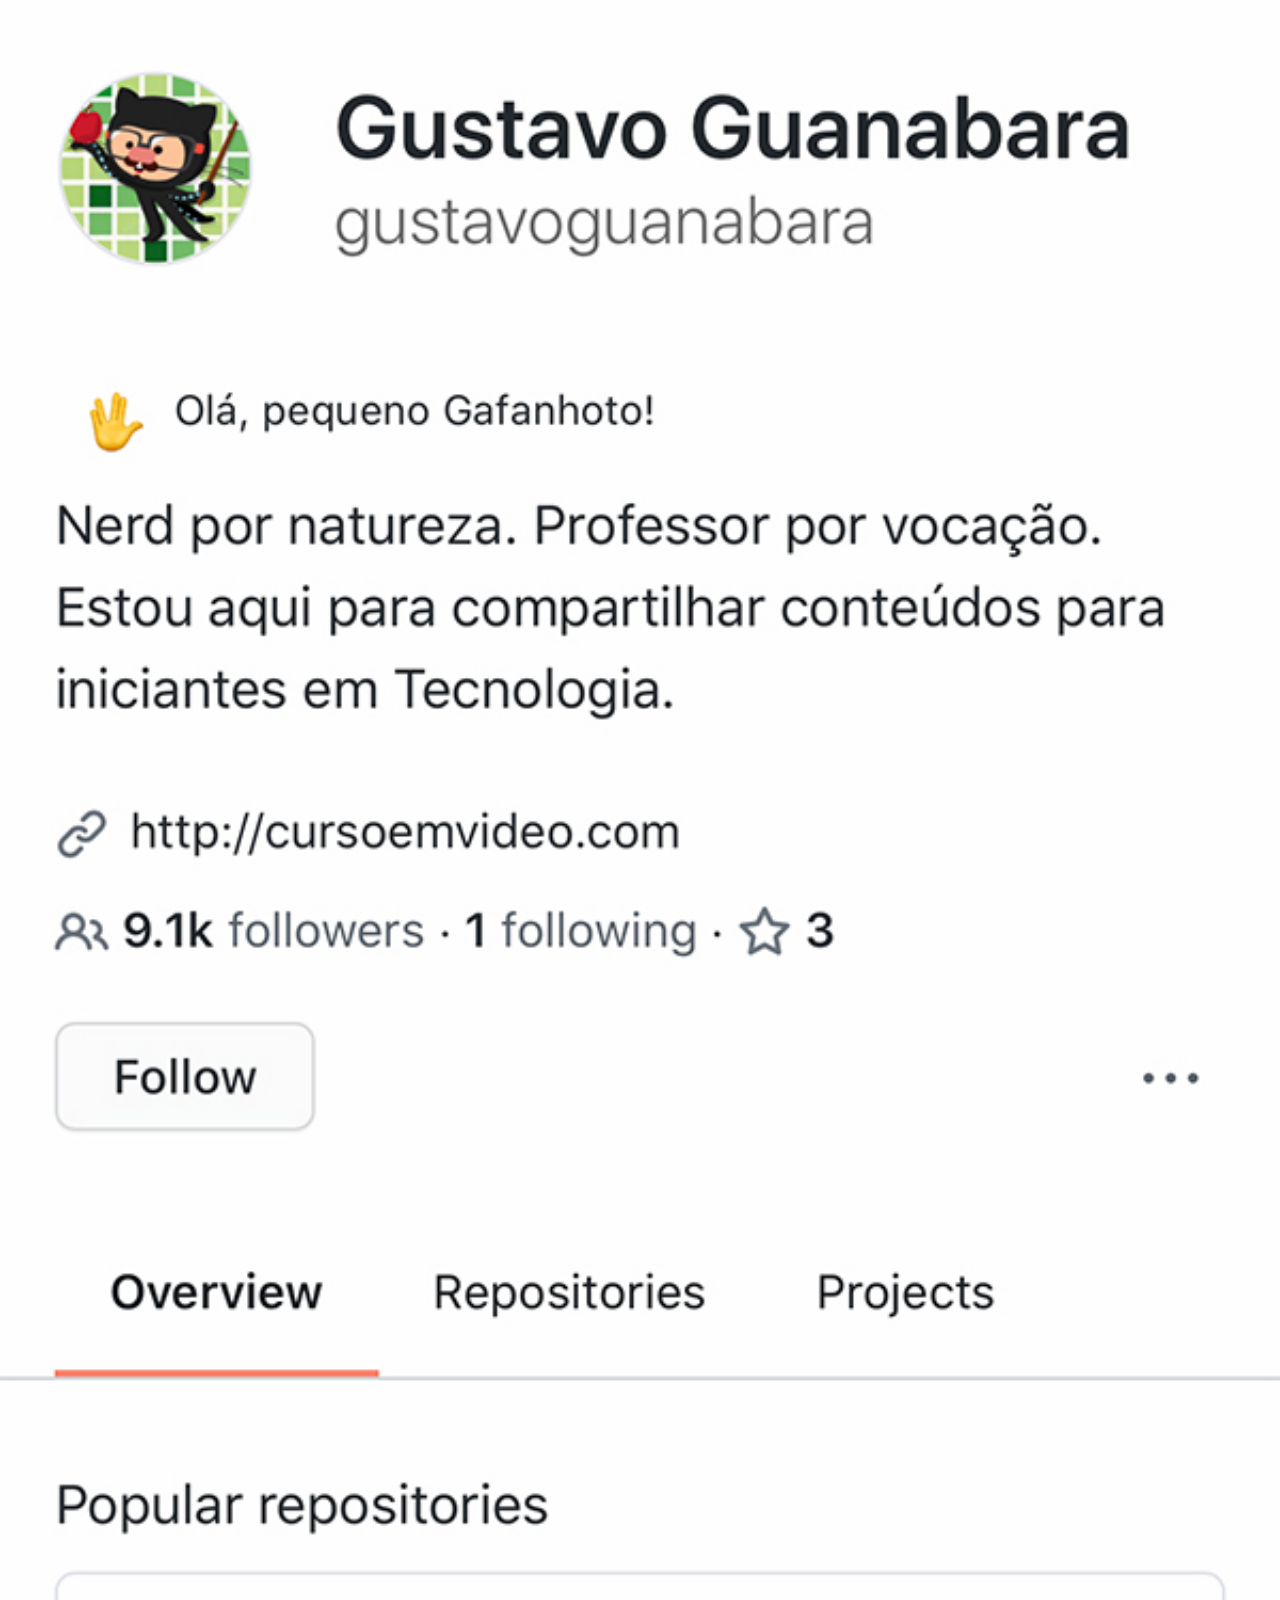
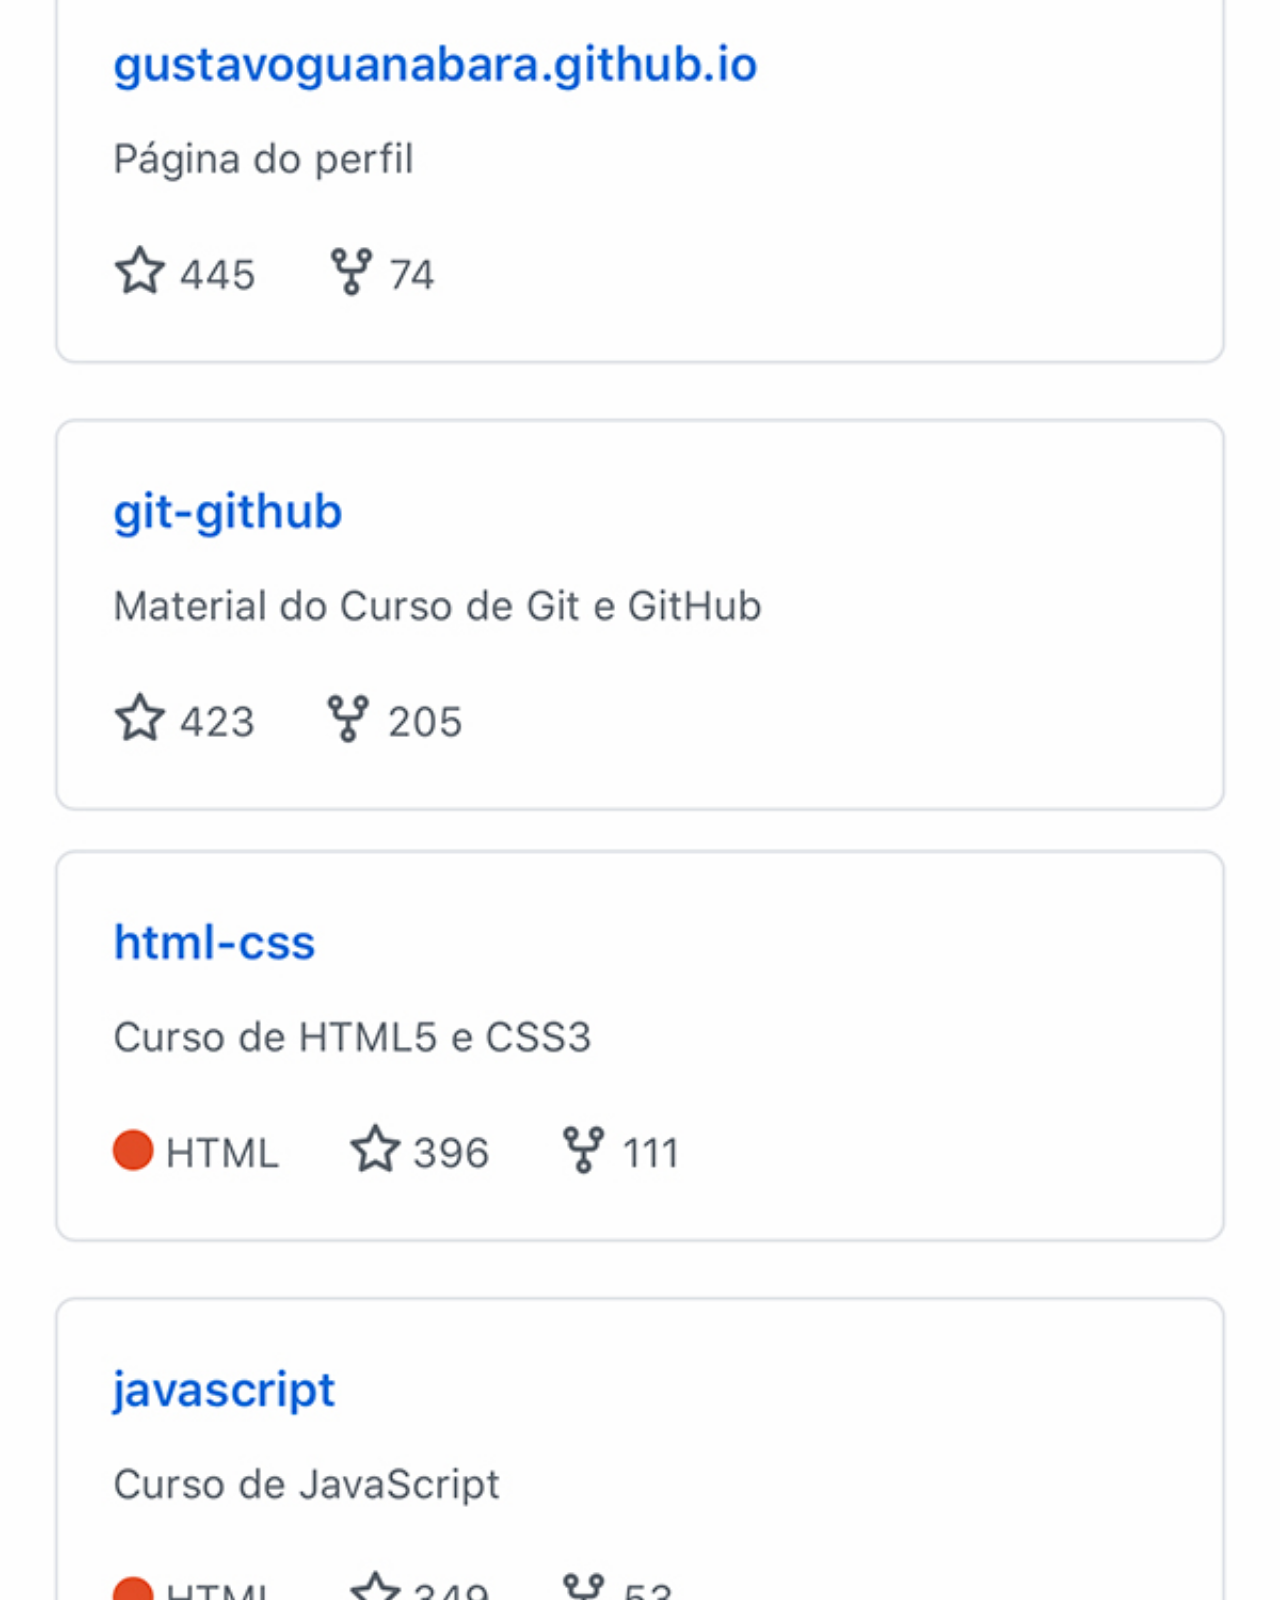
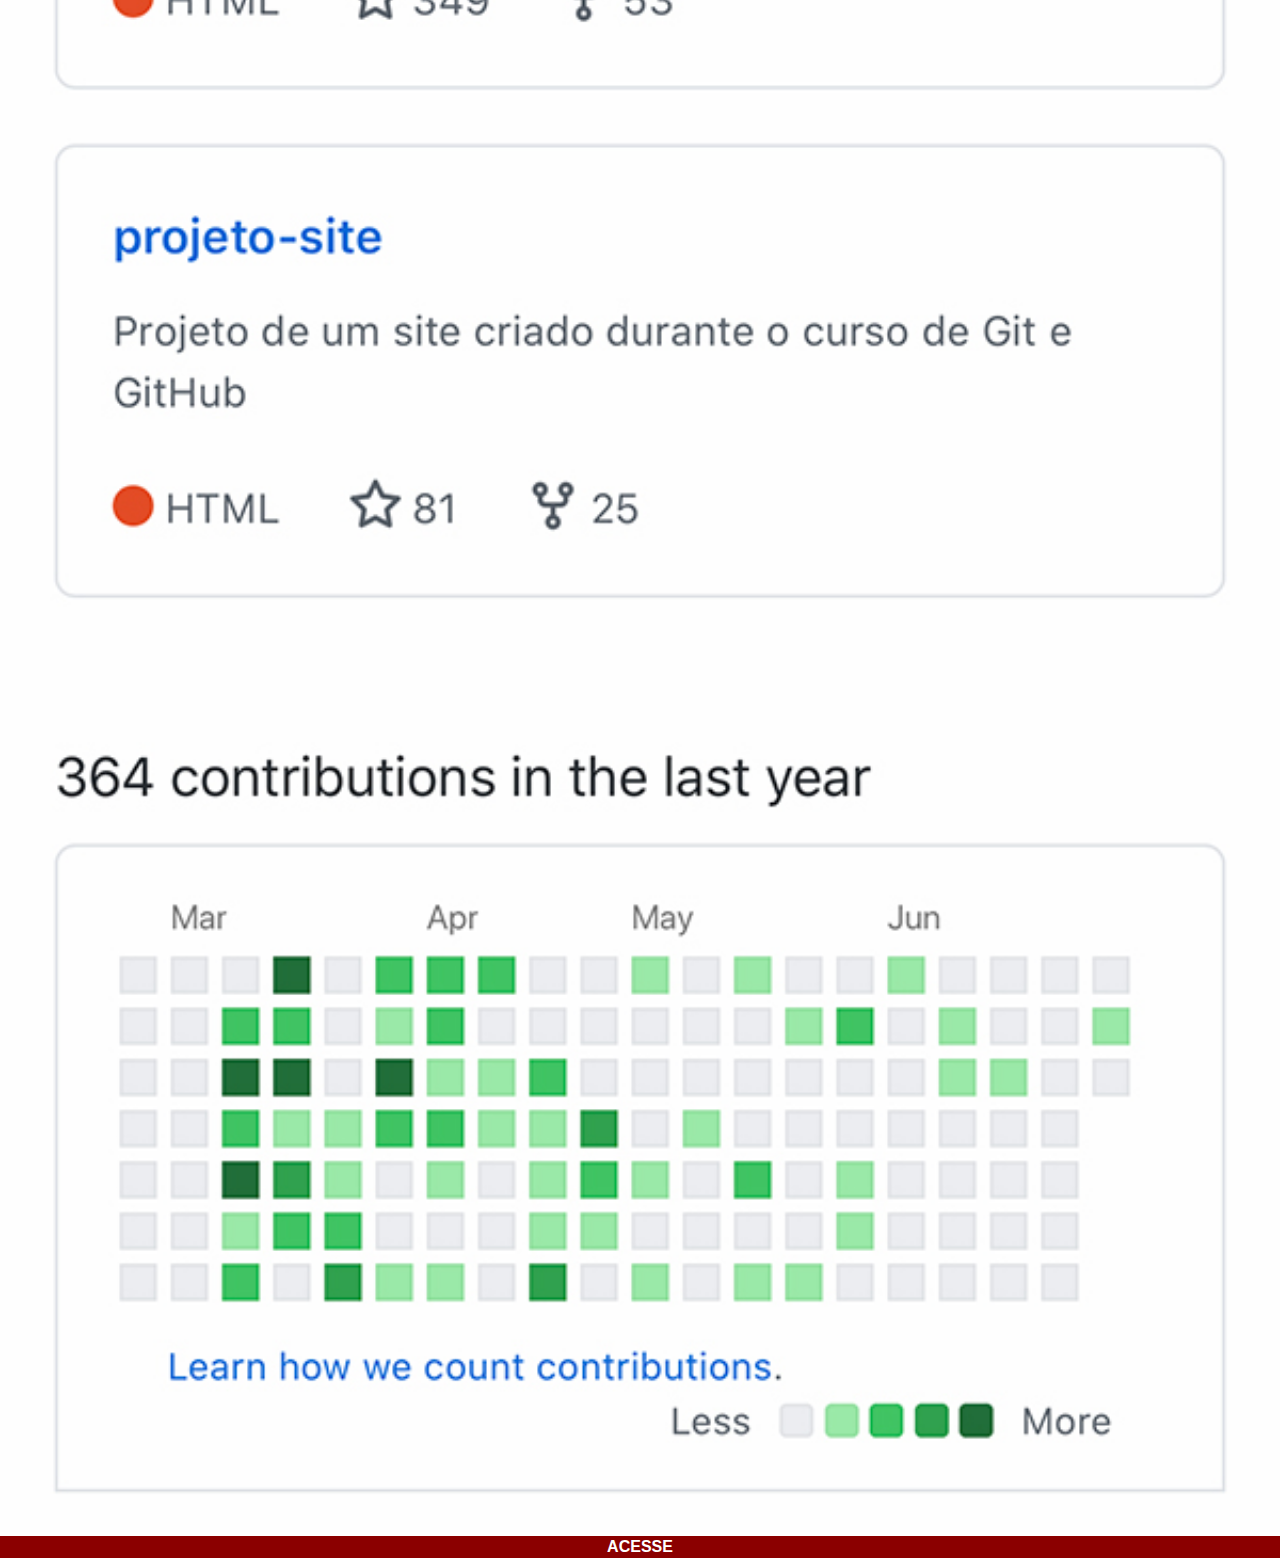
<file: Projeto-Rede_Social/github.html>
<!DOCTYPE html>
<html lang="pt-br">
<head>
    <meta charset="UTF-8">
    <meta name="viewport" content="width=device-width, initial-scale=1.0">
    <title>Document</title>
    <style>
        *{
            margin: 0px;
            padding: 0px;
        }
        ::-webkit-scrollbar{
            width: 0px;
            height: 0px;
        }
        img{
            width: 100vw;
        }
        a{
            font-family: Arial, Helvetica, sans-serif;
            background-color: darkred;
            display: block;
            color: white;
            padding: 2px;
            text-align: center;
            font-weight: bold;
            text-decoration: none;
        }
    </style>
</head>
<body>
    <img src="imagens/tela-github.jpg" alt="github">
    <a href="https://github.com/CarlosEdson" target="_blank">ACESSE</a>
</body>
</html>
</file>
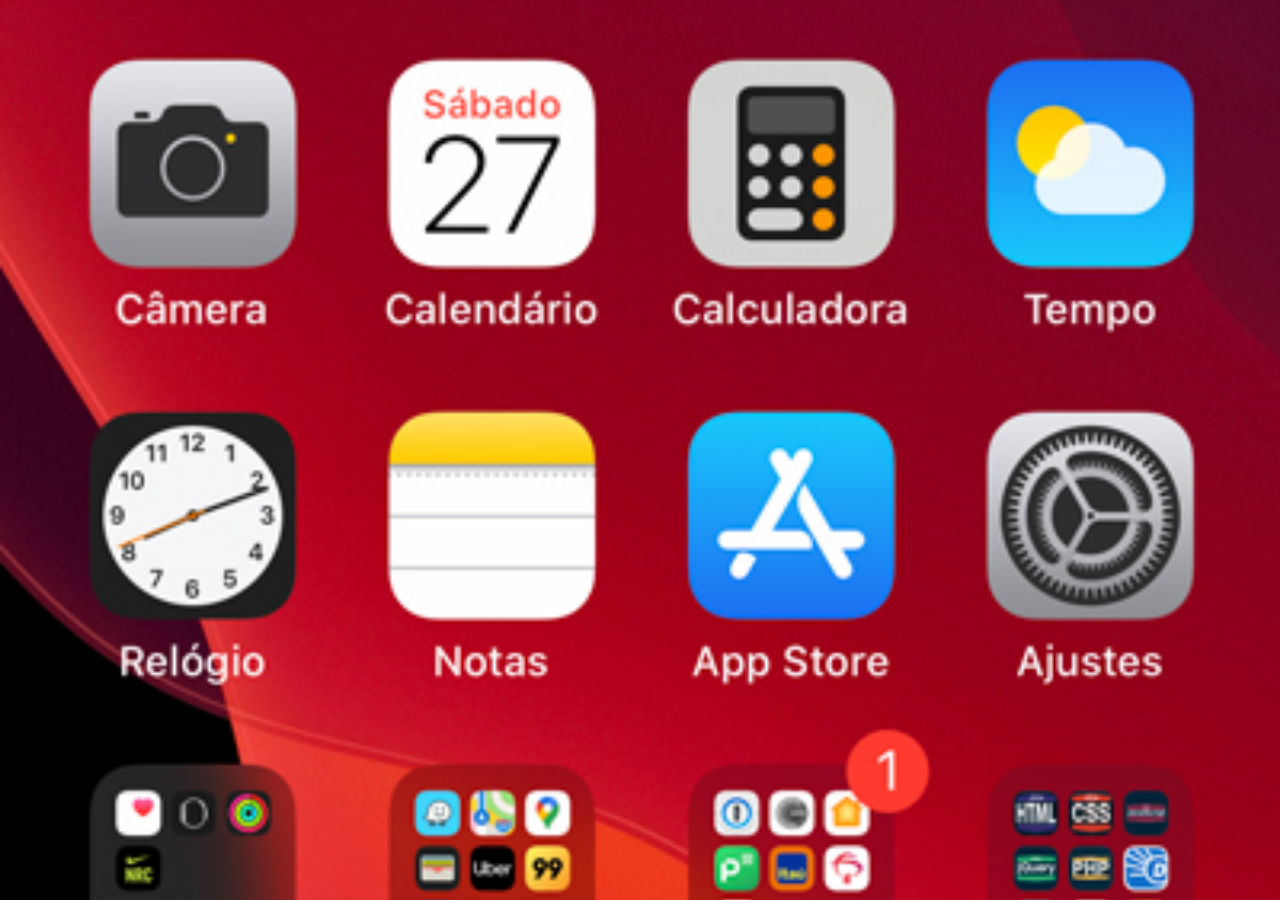
<file: Projeto-Rede_Social/iframe.html>
<!DOCTYPE html>
<html lang="pt-br">
<head>
    <meta charset="UTF-8">
    <meta name="viewport" content="width=device-width, initial-scale=1.0">
    <title>Iframe</title>
    <style>
        *{
            margin: 0px;
            padding: 0px;
        }
        body{
            width: 100vw;
            height: 100vh;
            background-image: url(imagens/tela-home.jpg);
            background-position: top center;
            background-size: cover;
        }
    </style>
</head>
<body>
</body>
</html>
</file>
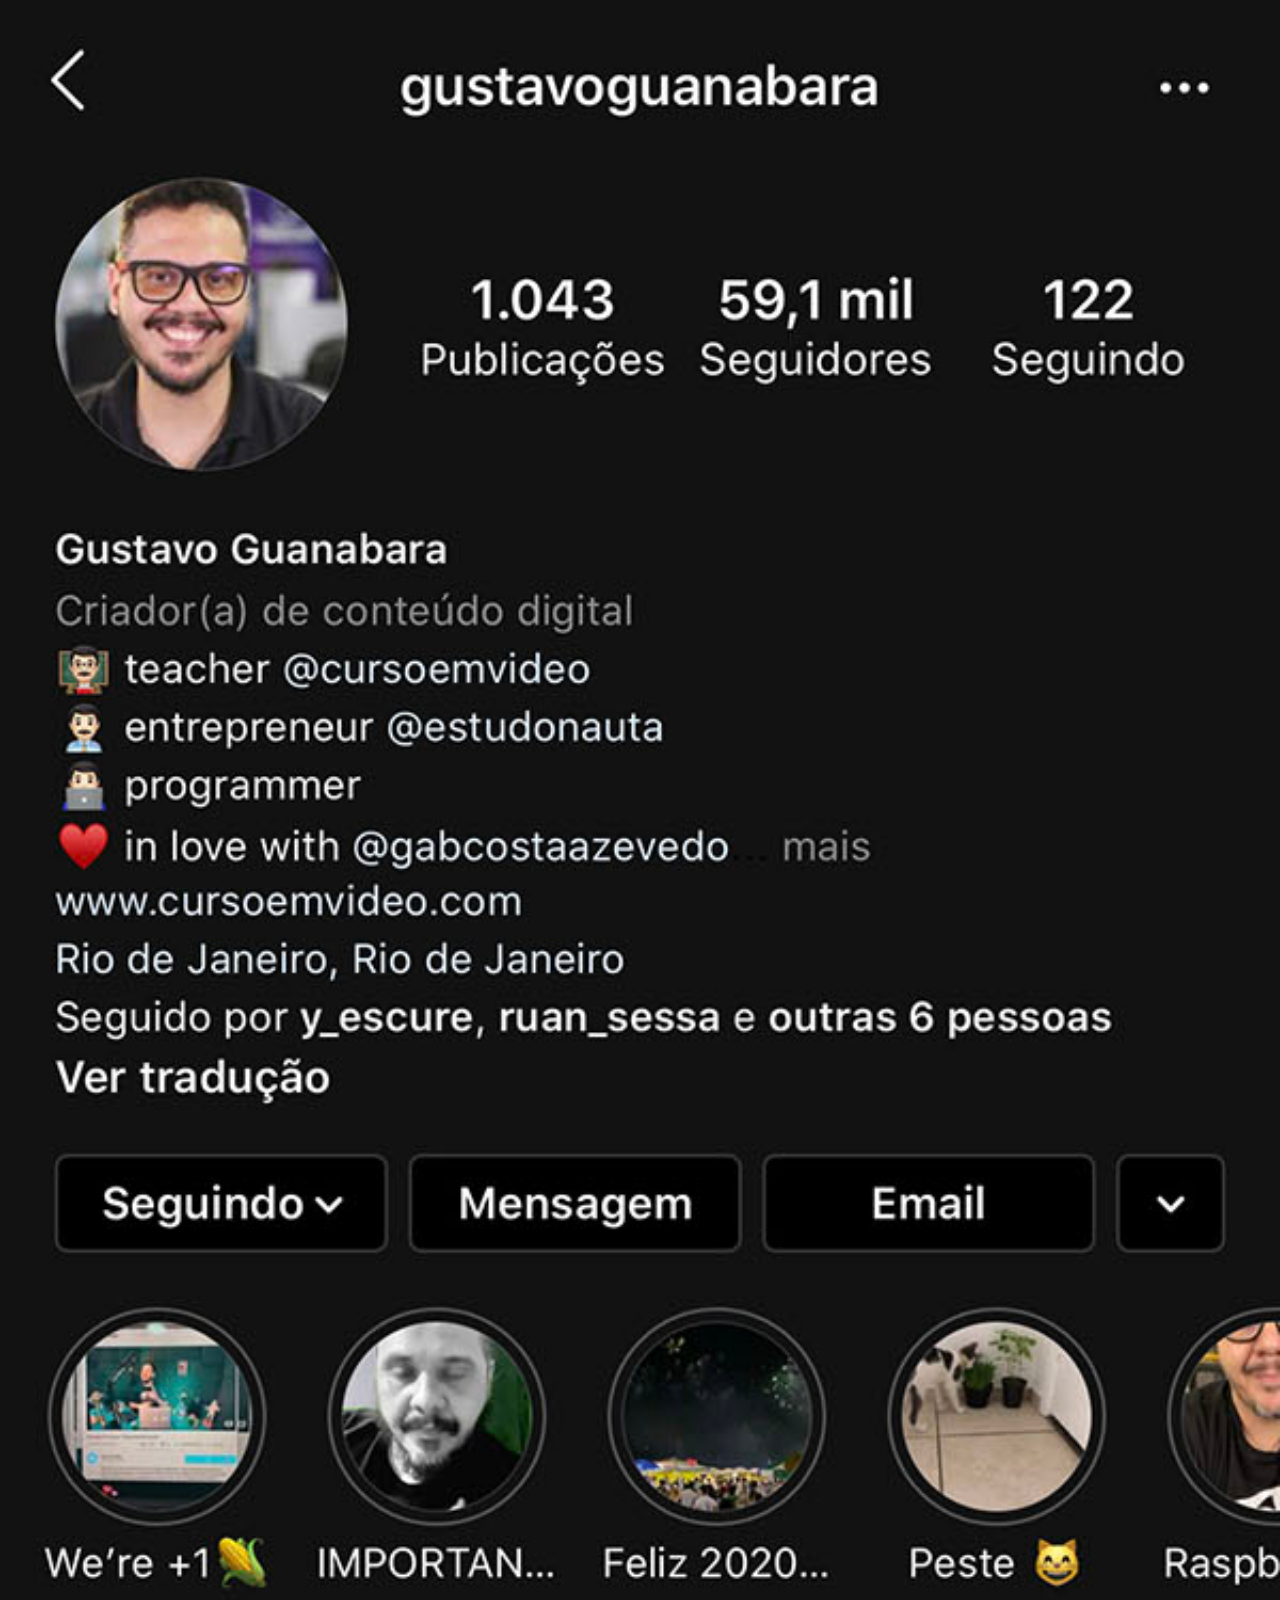
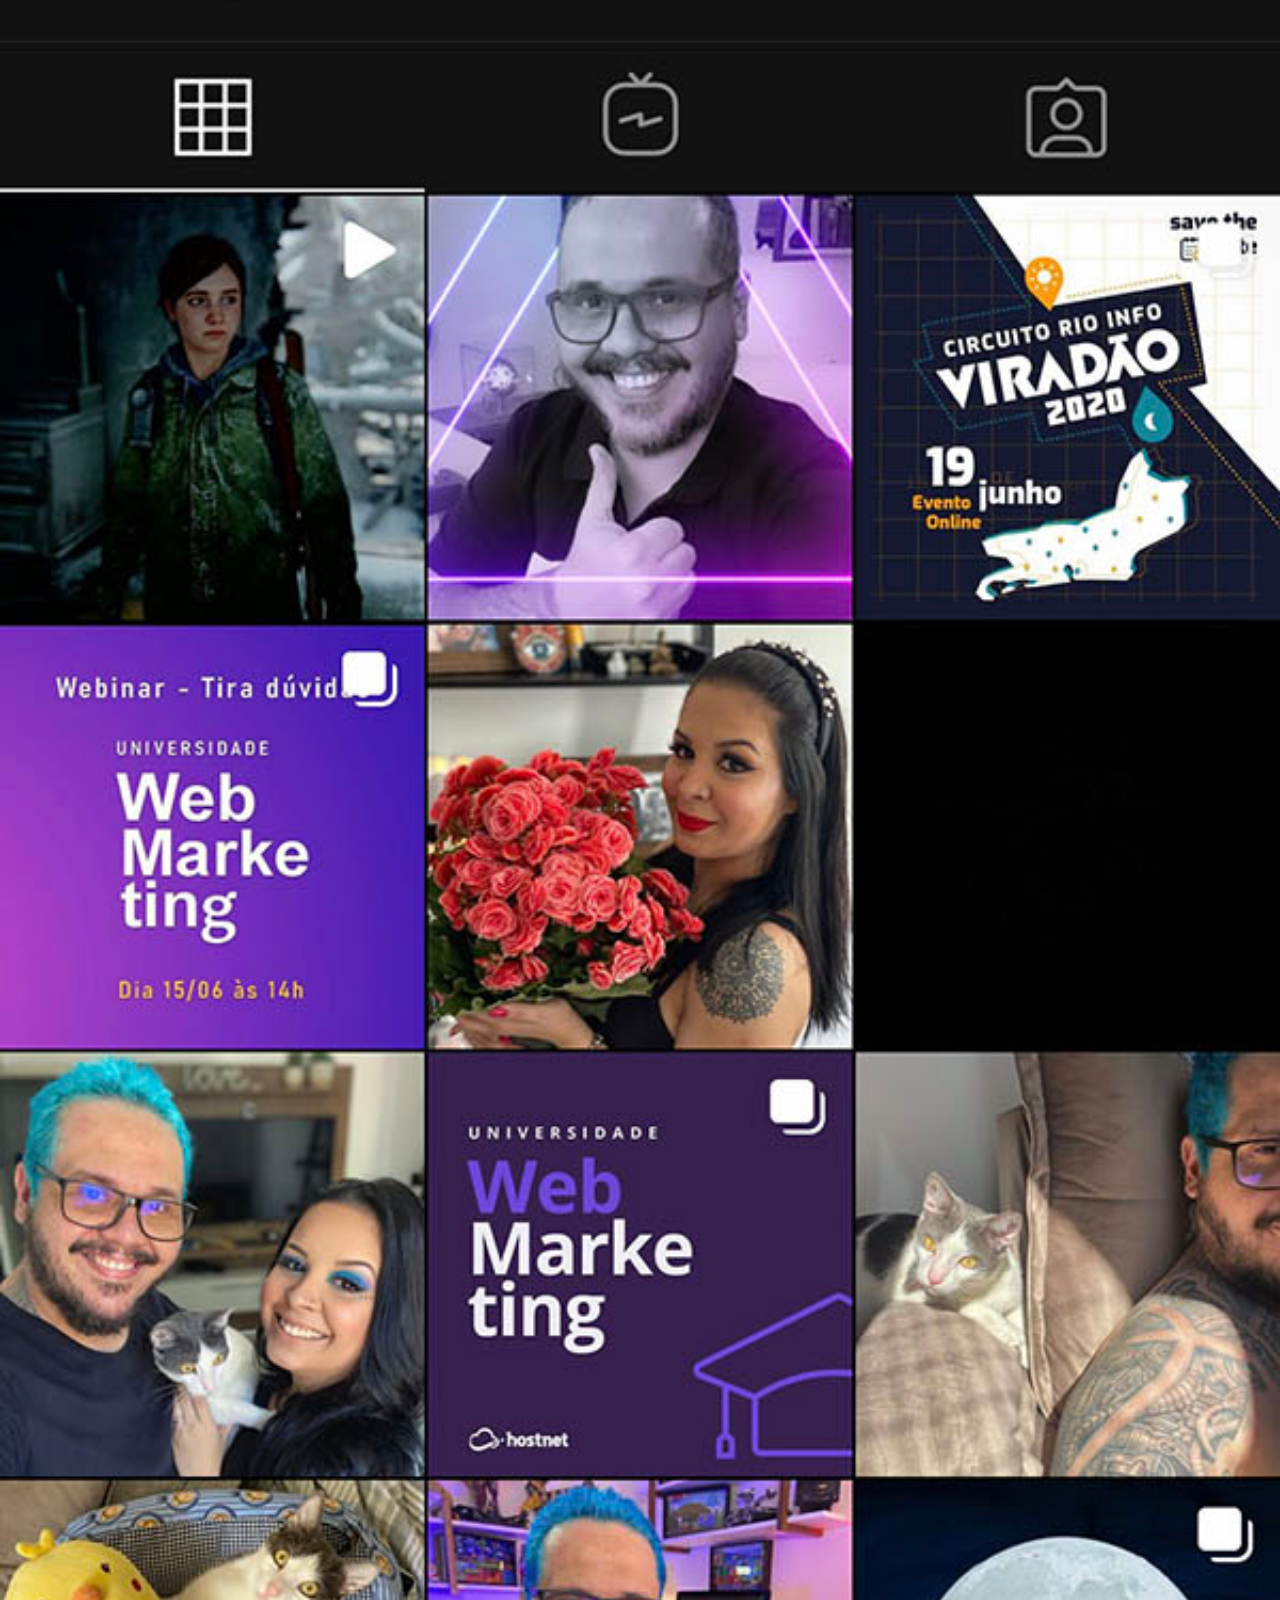
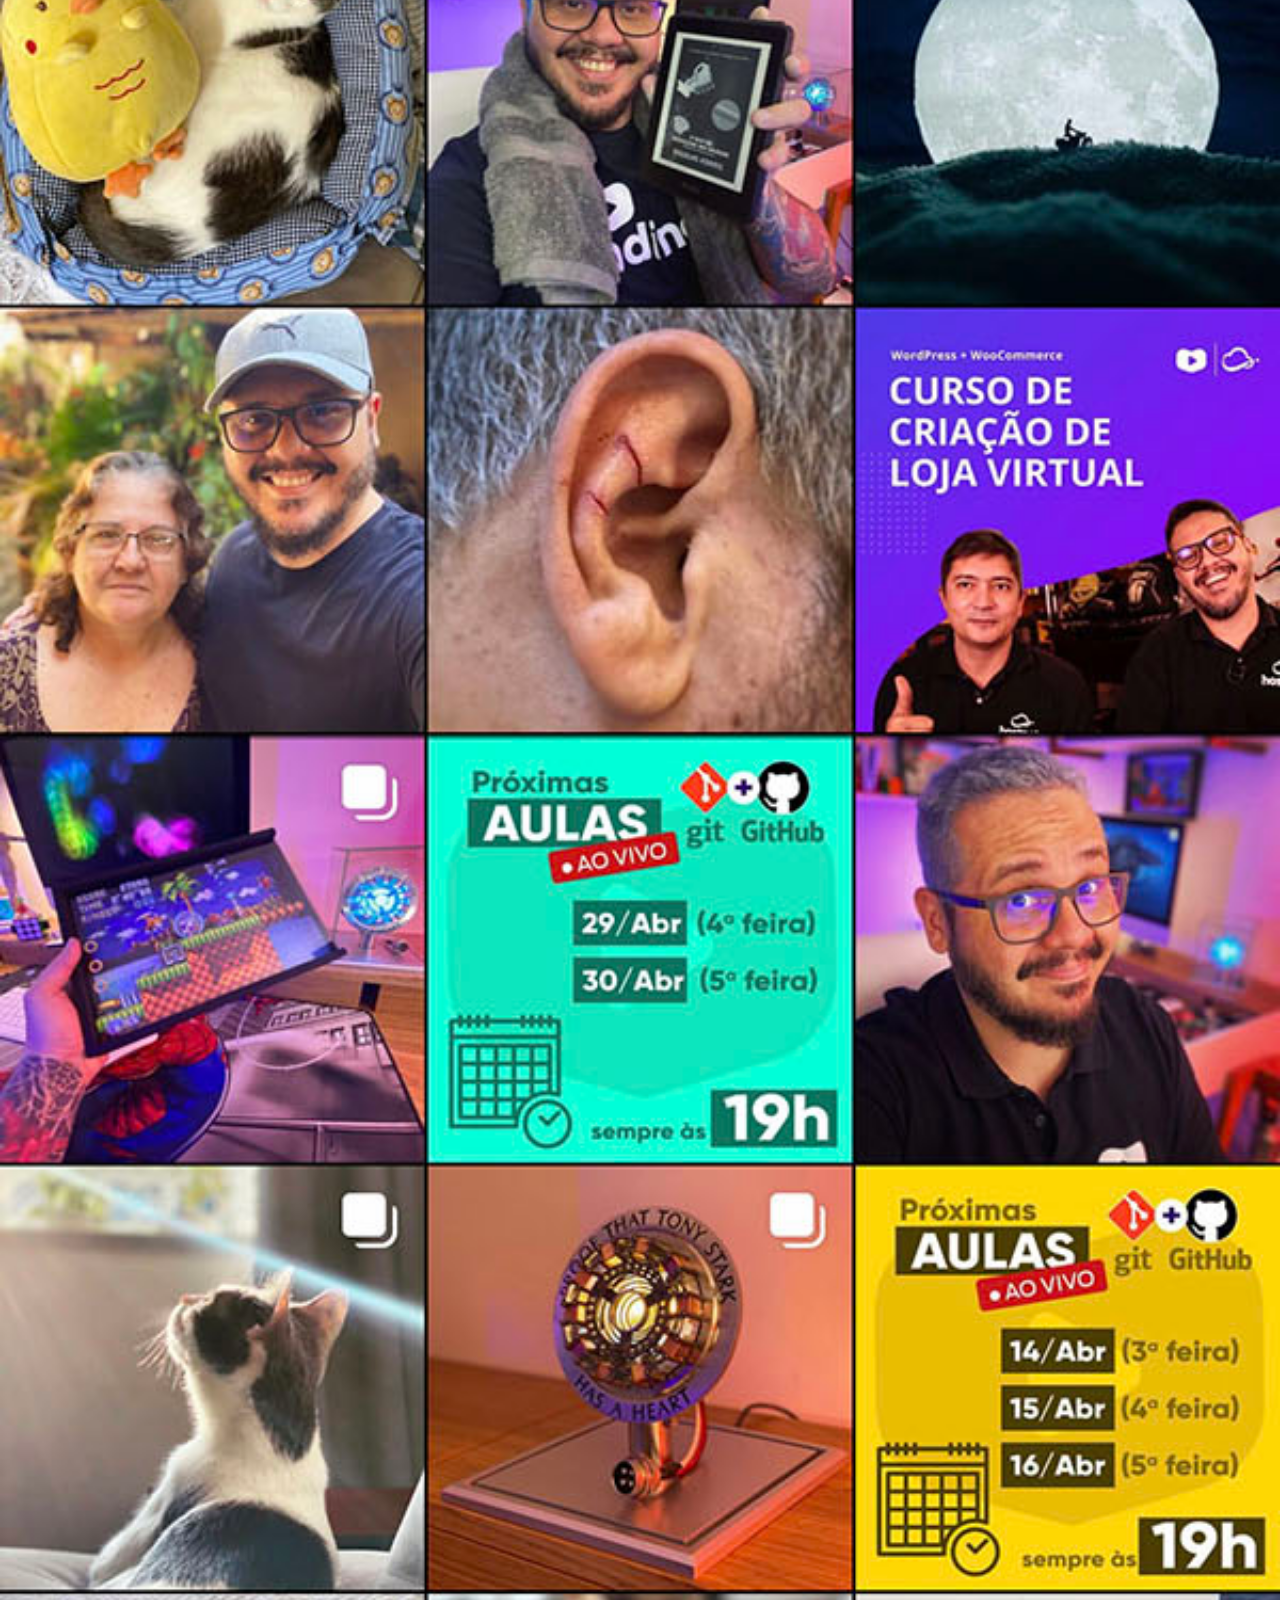
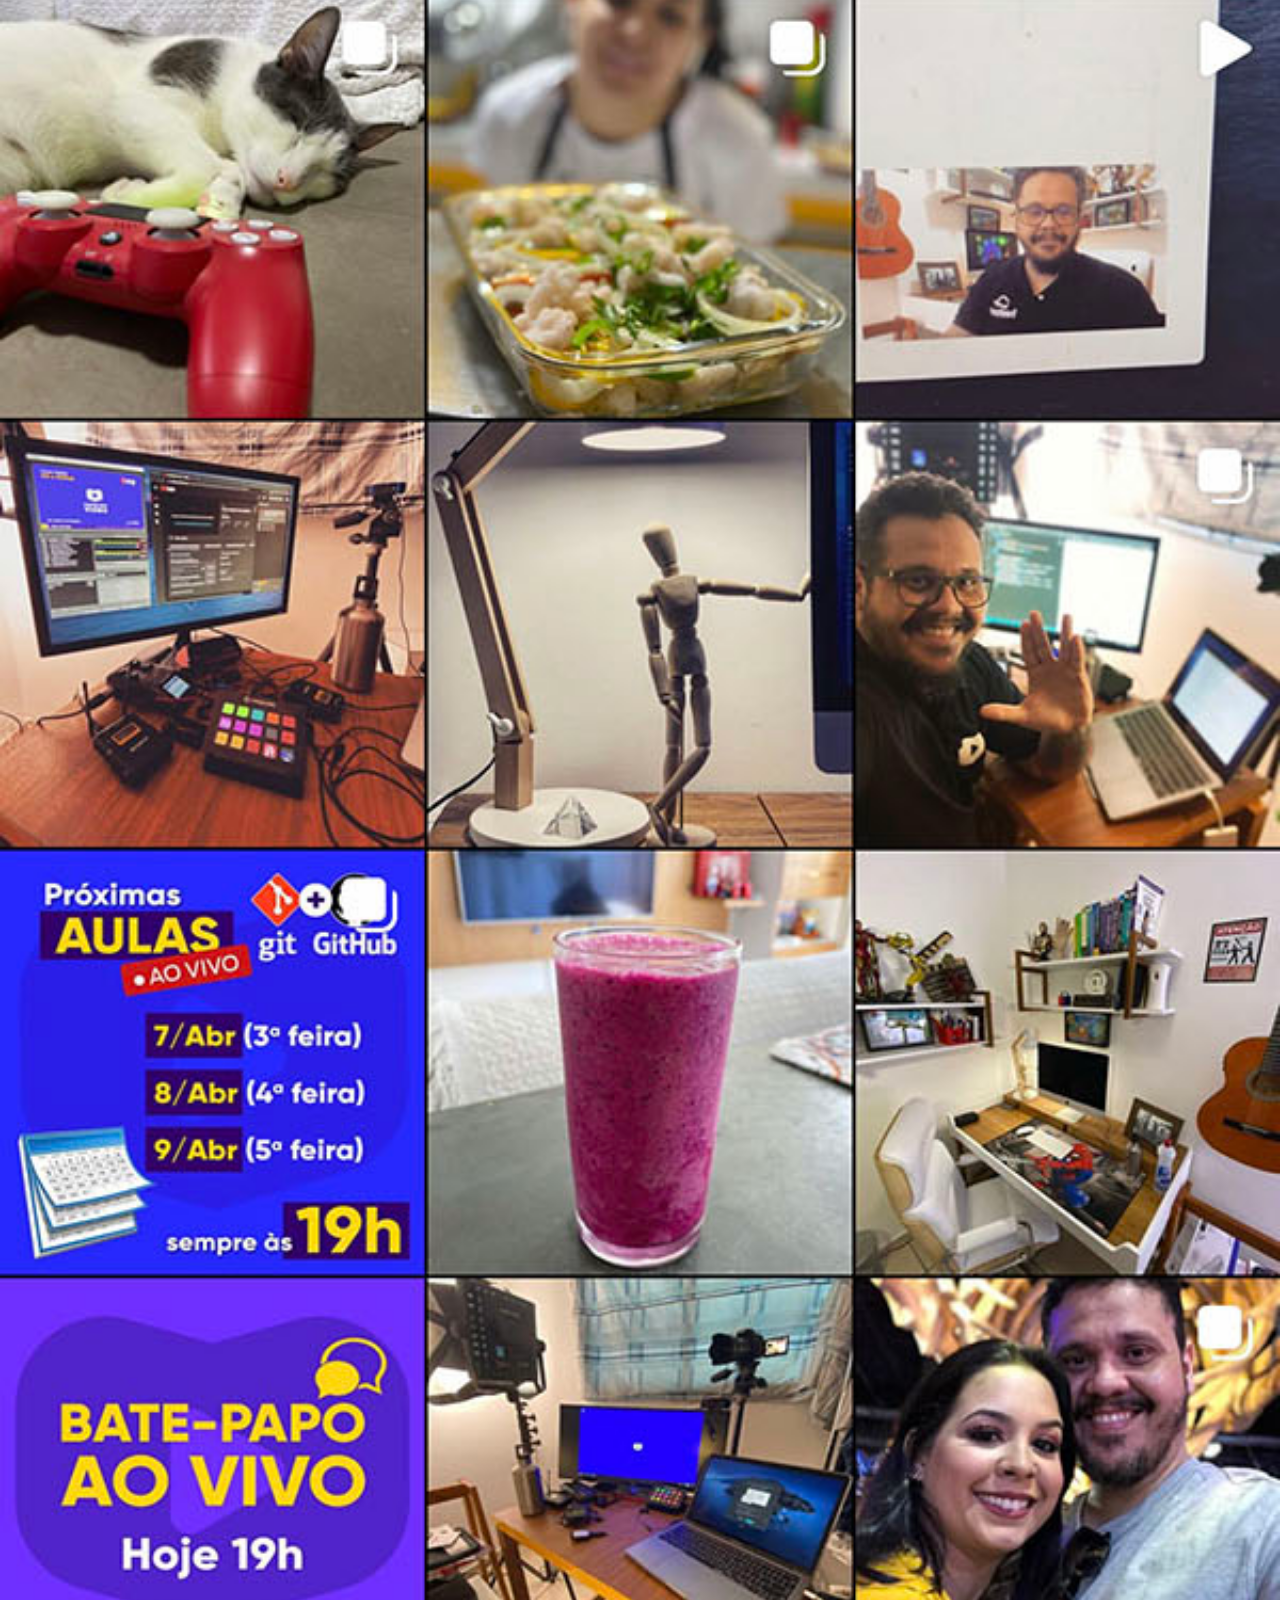
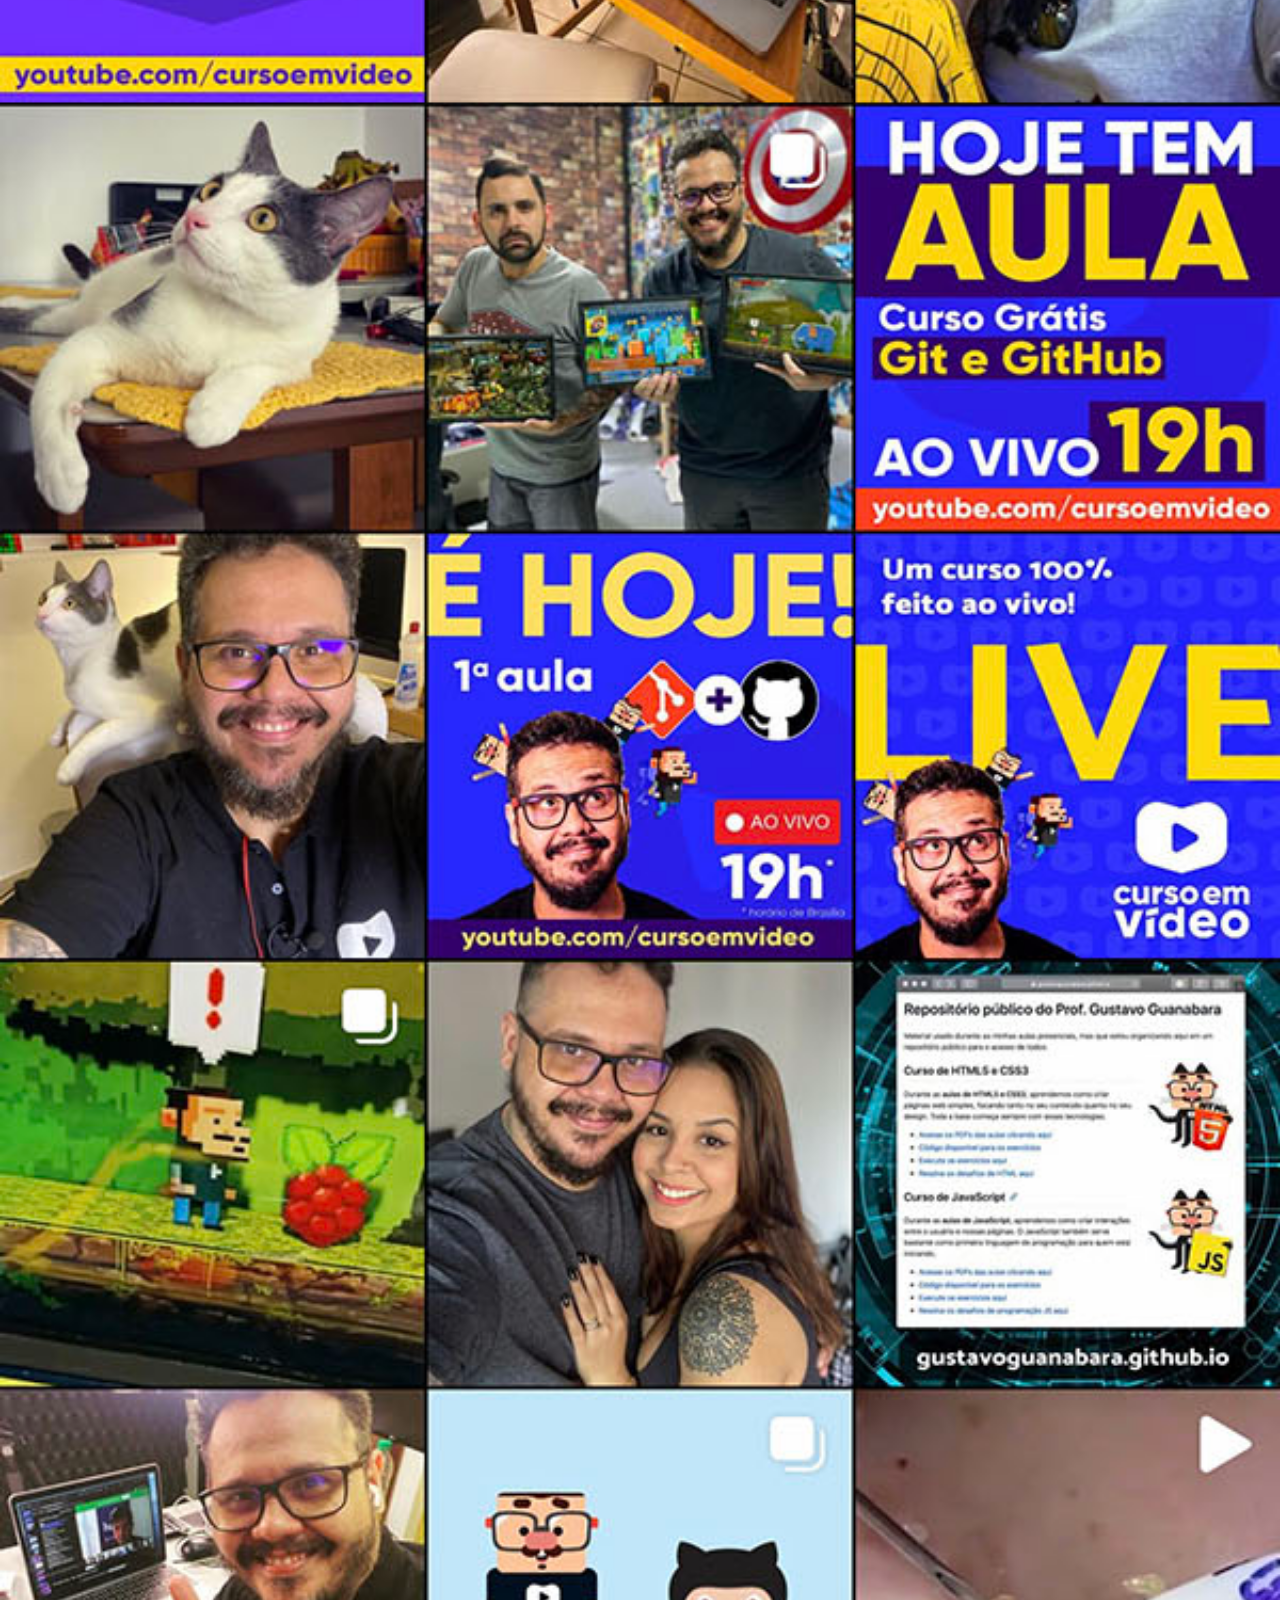
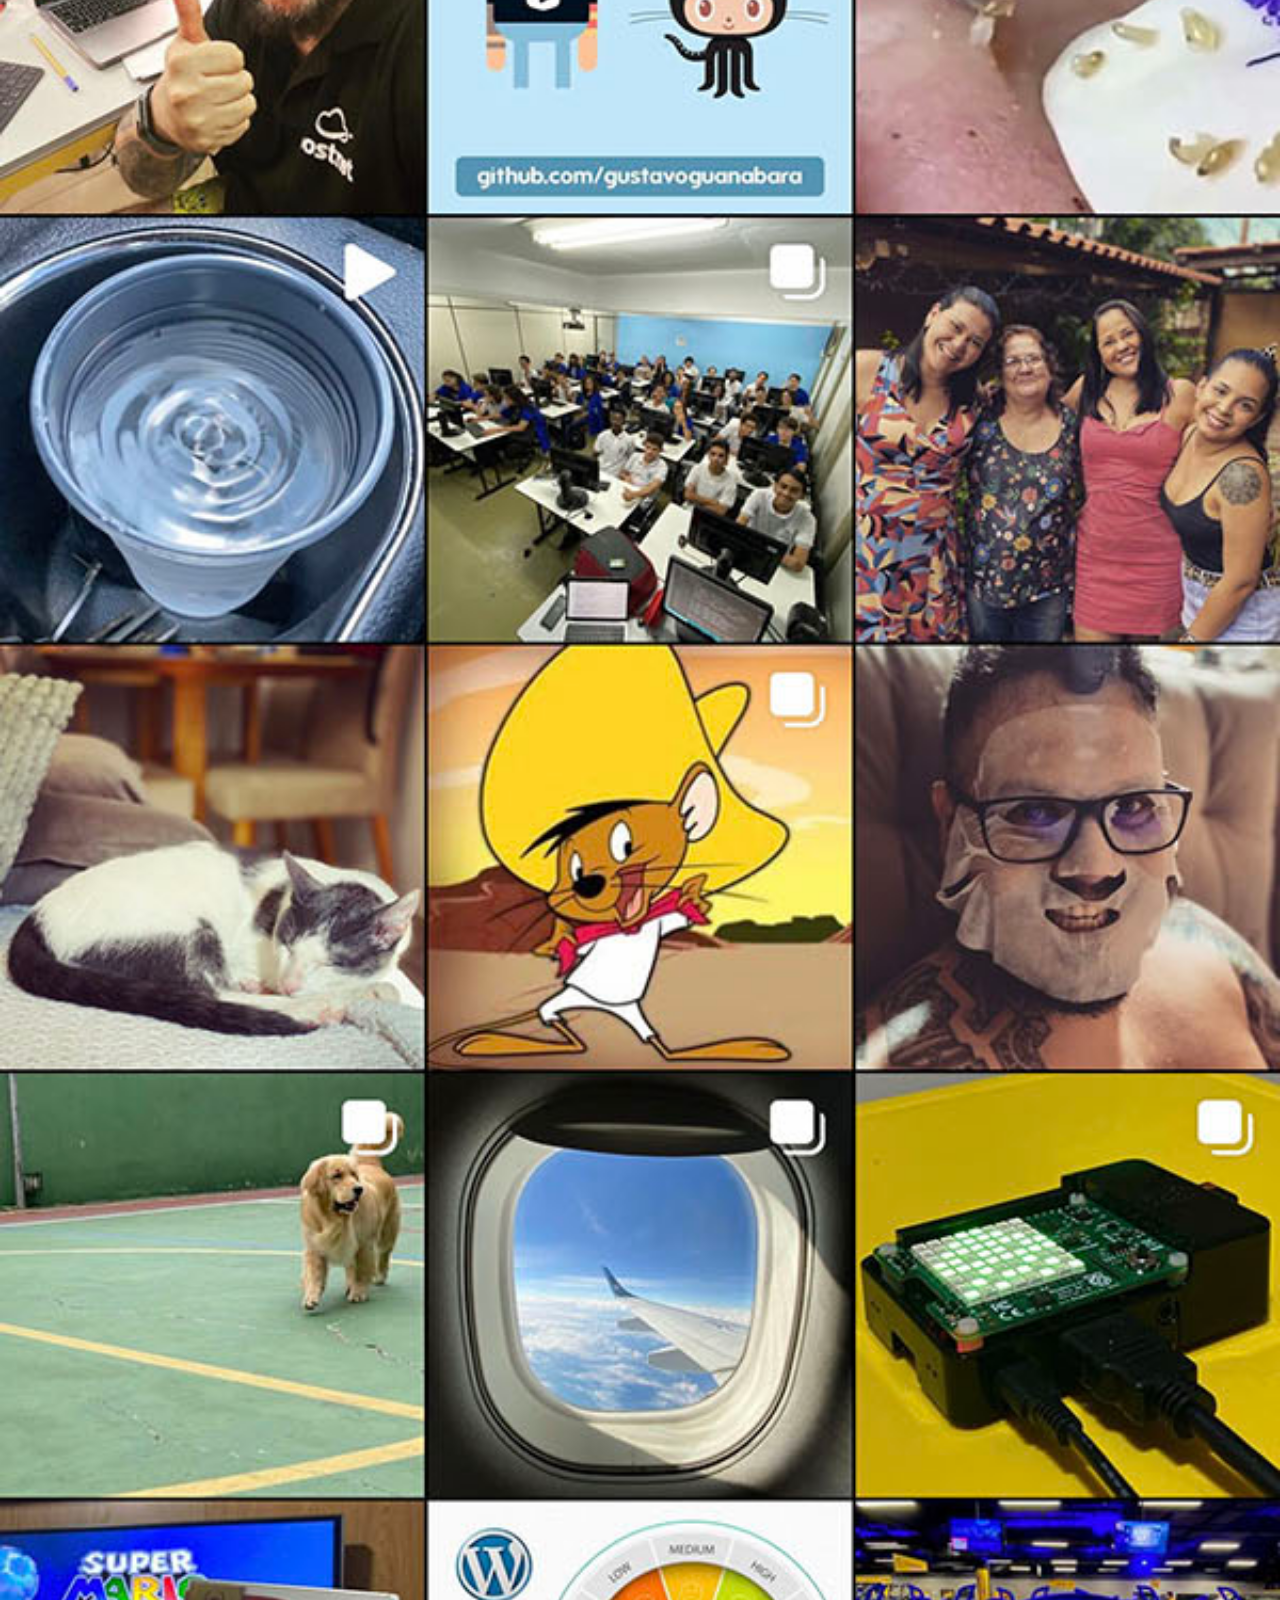
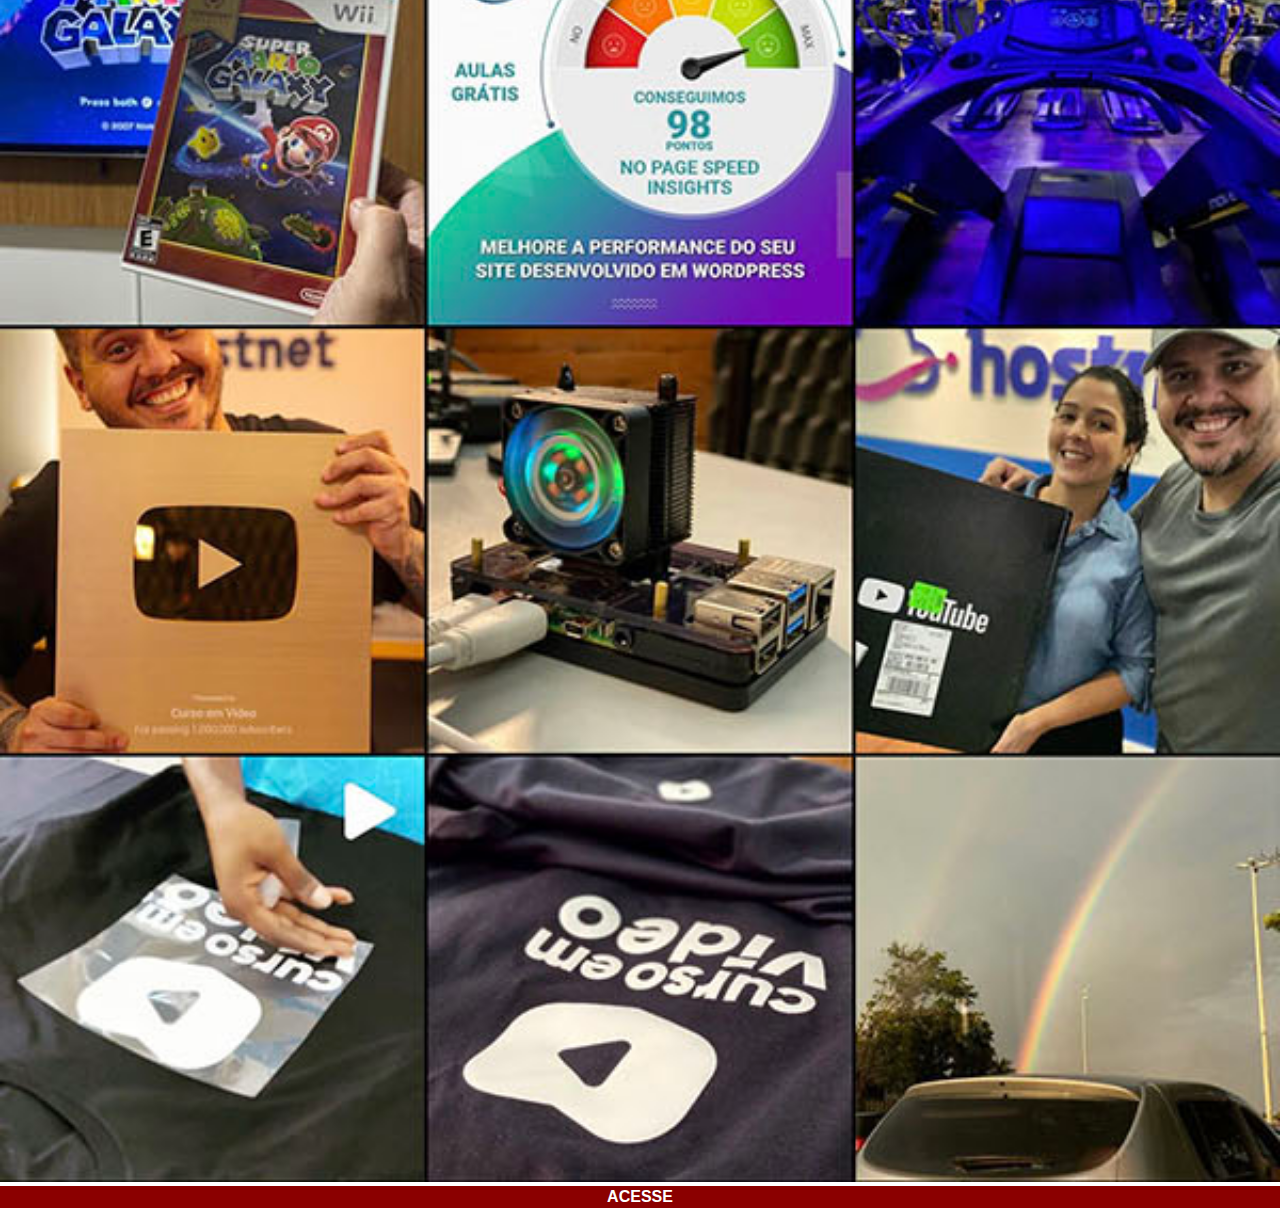
<file: Projeto-Rede_Social/instagran.html>
<!DOCTYPE html>
<html lang="en">
<head>
    <meta charset="UTF-8">
    <meta name="viewport" content="width=device-width, initial-scale=1.0">
    <title>Document</title>
    <style>
        *{
            margin: 0px;
            padding: 0px;
        }
        ::-webkit-scrollbar{
            width: 0px;
            height: 0px;
        }
        img{
            width: 100vw;
        }
        a{
            font-family: Arial, Helvetica, sans-serif;
            background-color: darkred;
            display: block;
            color: white;
            padding: 2px;
            text-align: center;
            font-weight: bold;
            text-decoration: none;
        }
    </style>
</head>
<body>
    <img src="imagens/tela-instagram.jpg" alt="">
    <a href="#" target="_blank">ACESSE</a>
</body>
</html>
</file>
<file: primeiro_site/style.css>
@charset "UTF-8";
*{
    margin: 0px;
    padding: 0px;
}
header{
    background-color: rgba(255, 0, 0, 0.966);
    padding: 20px;
    position: relative;
}
header > img{
    position: absolute;
    height: 4em;
    left: 150px;
}
header > h1{
    margin-left: 200px;
    background-color: red;
}
header > p{
    margin-left: 210px;
}
header nav{
    position: absolute;
    right: 20px;
    top: 50%;
    font-weight: bold;
    font-family: Arial, Helvetica, sans-serif;
}
header nav > a{
    text-decoration: none;
    color: white;
    padding: 20px;
    margin: 5px;
}
header a:hover{
    background-color: black;
    border-radius: 10px;
}
menu > nav{
    background-color: rgba(0, 0, 0, 0.63);
    padding: 10px;
    font-weight: bolder;
    font-family: 'Courier New', Courier, monospace;
    font-size: large;
}
menu > nav > a{
    text-decoration: none;
    color: white;
    padding: 30px;
}
.Lamborghini:hover{
    color: orange;
}
.Ferrari:hover{
    color: red;
}
.Audi:hover{
    color: rgb(4, 4, 139);
}
.MacLaren:hover{
    color: orangered;
}
.Bugatti:hover{
    color: black;
}
main{
    width: 98.7vw;
    height: 100vh;
    background-color: grey;
}
aside{
    background-image: url(imagens/paisagem.jpeg);
    background-repeat: no-repeat;
    background-size: cover;
    background-position: left center;
    height: 68%;
}
aside > img{
    position: relative;
    padding-left: 30px;
    padding-top: 30px;
    height: 400px;
    width: 600px;
}
aside p{
    position: absolute;
    color: white;
    left: 50%;
    top: 25.5%;
    width: 600px;
    height: 401px;
    font-family: 'Franklin Gothic Medium', 'Arial Narrow', Arial, sans-serif;
    text-align: justify;
}
aside p > strong{
    position: absolute;
    top: 80%;
    left: 20%;
    font-family: Arial, Helvetica, sans-serif;
    font-weight: bolder;
    font-size: 40px;
    background-color: rgba(255, 0, 0, 0.527);
}
</file>
<file: Projeto-Rede_Social/style.css>
@charset "UTF-8";
*{
    margin: 0px;
    padding: 0px;
}
html, body{
    width: 100vw;
    height: 100vh;
}
body{
    background-image: url(imagens/fundo-madeira.jpg);
    background-position: top center;
    background-size: cover;
    background-attachment: fixed;
}
main{
    position: relative;
    height: 100vh;
}
section#telefone{
    position: absolute;
    left: 50%;
    top: 50%;
    transform:translate(-50%, -50%);
    height: 627px;
    width: 311px;
    background-image: url(imagens/frame-iphone.png);
}
iframe.tela{
    position: relative;
    top: 81px;
    left: 22px;
    width: 263px;
    height: 466px;
}
section#rede_social{
    text-align: right;
}
section#rede_social img{
    width: 80px;
    margin: 20px;
    border-radius: 50%;
    box-shadow: 2px 2px 5px rgba(0, 0, 0, 0.61);
    box-sizing: border-box;
}
#rede_social img:hover{
    border: 2px solid rgba(255, 255, 255, 0.61);
    transform: translate(-3px, -3px);
    box-shadow: 5px 5px 5px rgba(0, 0, 0, 0.61);
    transition: transform 0.5s;
}
section#home{

}
</file>
<file: Projeto_Cordel/style.css>
@charset "UTF-8";

@import url('https://fonts.googleapis.com/css2?family=Bebas+Neue&family=Jim+Nightshade&family=Passion+One:wght@400;700;900&display=swap');

@import url('https://fonts.googleapis.com/css2?family=Bebas+Neue&family=Jim+Nightshade&family=Passion+One:wght@400;700;900&family=Sriracha&display=swap');

:root{
    --corpo:Verdana, Geneva, Tahoma, sans-serif;
    --paragrafos:"Jim Nightshade", cursive;
    --titulo:"Passion One", sans-serif;
}
*{
    margin: 0px;
    padding: 0px;
}
html, body{
    min-height: 100vh;
    background-color: darkgray;
    font-family: var(--corpo);
}
header{
    background-color: black;
    color: white;
    text-align: center;
    font-size: 5vw;
}
header > h1{
    padding-top: 50px;
    font-variant: small-caps;
    font-family: var(--titulo);
    font-size: 10vw;
}
header > p{
    padding-bottom: 50px;
    font-size: 3vw;
}
header > p > a{
    color: white;
    text-decoration: none;
    font-weight: bolder;
}
header > p > a:hover{
    text-decoration: underline;
}
section{
    padding-top: 10vh;
    padding-bottom: 10vh;
    line-height: 2em;
    padding-left: 30px;
    font-family: var(--paragrafos);
    font-size: 5vw;
}
section > p{
    padding-bottom: 2em;
    font-weight: bold;
}
section.normal{
    background-color: white;
    color: black;
}
section.imagem{
    background-color: rgb(51, 51, 51);
    color: white;
    box-shadow: inset 6px 6px 13px rgba(0, 0, 0, 0.527);
    background-attachment: fixed;
}
section.imagem > p{
    display: inline-block;
    padding: 5px;
    background-color: rgba(0, 0, 0, 0.452);
    text-shadow: 1px 1px 0px black;
}
section#img01{
    background-image: url(imagens/background001.jpg);
    background-position: right center;
    background-size: cover;
}
section#img02{
    background-image: url(imagens/background002.jpg);
    background-size: cover;
}
footer{
    text-align: center;
    background-color: black;
    color: white;
    padding: 10px;
}
</file>
<file: segundo_site/style.css>
@charset "UTF-8";
*{
    margin: 0px;
    padding: 0px;
}
html{
    max-width: 100%;
    min-width: 350px;
}

header{
    position: relative;
    background-color: #F7F7F7;
    padding: 10px;
}
header nav{
    position: absolute;
    left: 40%;
    top: 50%;
}
header > h3{
    font-weight: bolder;
    font-family: 'Franklin Gothic Medium', 'Arial Narrow', Arial, sans-serif;
    font-size: 40px;
    padding-left:  20px;
}
header nav > a{
    color: black;
    text-decoration: none;
    padding: 5px;
    margin: 25px;
}
header > div{
    position: absolute;
    left: 80%;
    top: 50%;
}
header nav > a:hover{
    box-sizing: border-box;
    border: 1px solid black;
}
menu > nav{
    margin: 20px;
    text-align: center;
}
menu nav > a{
    margin: 50px;
    padding: 5px;
    text-decoration: none;
    color: black;
    font-size: 20px;
    margin-left: 20px;
}
menu nav > a:hover{
    text-decoration: underline;
}
main{
    margin: 0px 20px 0px 20px;
}
.divisoria{
    height: 50px;
    background-color: #F7F7F7;
}
section > img{
    margin-top: 30px;
    height: 400px;
    width: 600px;
    border-radius: 100px 0px 80px 0px;
}
.sapato1{
    position: relative;
}
.sapato1 > p{
    position: absolute;
    height: 280px;
    width: auto;
    display: inline-block;
    font-size: 1em;
    font-family: Verdana, Geneva, Tahoma, sans-serif;
    margin: 30px;
    text-align: justify;
}
.tenis2{
    position: relative;
}
.tenis2 > p{
    position: absolute;
    height: 280px;
    width: auto;
    display: inline-block;
    font-size: 1em;
    font-family: Verdana, Geneva, Tahoma, sans-serif;
    margin: 30px;
    text-align: justify;
}
footer{
    position: relative;
    background-color: grey;
    color: black;
    padding: 10px;
    text-align: center;
    font-family: 'Gill Sans', 'Gill Sans MT', Calibri, 'Trebuchet MS', sans-serif;
}
footer img{
    position: absolute;
    left: 60%;
    top: 15%;
    background-color: rgba(0, 0, 255, 0.445);
    border-radius: 50%;
}
</file>
<file: Projeto-Android/style.css>
@charset "UTF-8";

@import url('https://fonts.googleapis.com/css2?family=Bebas+Neue&family=Jim+Nightshade&display=swap');

@font-face {
    font-family: 'Android';
    src: url(fontes/idroid.otf) format(opentype);
    font-weight: normal;
}
:root{
    --cor0:#c5ebd6;
    --cor1:#83e1ab;
    --cor2:#3ddc84;
    --cor3:#2fa866;
    --cor4:#1a5c37;
    --cor5:#063d1e;

    --font-padrao: arial, verdana, Helvetica, sans-serif;
    --font-destaque: "Bebas Neue", sans-serif;
    --font-android: "Android", cursive;
}
*{
    margin: 0px;
    padding: 0px;
}
a.esterno::after{
    content: '\00A0\1f517';
}
body{
    background-color:var(--cor0) ;
    font-family: var(--font-padrao);
}
main p{
    font-size: 1em;
    margin: 15px 0px 15px 0px;
    text-align: justify;
    text-indent: 30px;
    line-height: 2em;
}
header{
    background-image: linear-gradient(to bottom, var(--cor3), var(--cor5));
    min-height: 150px;
    text-align: center;
    padding-top: 30px;
}
header > h1{
    color: white;
    font-family: var(--font-destaque);
    margin-bottom: 20px;
    font-size: 3em;
    font-weight: normal;
    text-shadow: 2px 2px 0px rgba(0, 0, 0, 0.425);
}
header > p{
    color: white;
    font-family: var(--font-padrao);
    font-size: 1.2em;
    max-width: 600px;
    margin: auto;
    padding-left: 10px;
    padding-right: 10px;
    text-shadow: 2px 2px 0px rgba(0, 0, 0, 0.425);
}
nav{
    background-color: var(--cor5);
    padding: 10px;
    box-shadow: 0px 7px 7px rgba(0, 0, 0, 0.514);
}
nav > a{
    color: white;
    padding: 10px;
    text-decoration: none;
    font-weight: bold;
    border-radius: 5px;
    transition-duration: 0.5s;
}
nav > a:hover{
    background-color: var(--cor3);
    color: var(--cor5);
}
main{
    background-color: white;
    min-width: 300px;
    max-width: 1000px;
    margin: auto;
    padding: 20px;
    box-shadow: 0px 0px 10px rgba(0, 0, 0, 0.37);
    margin-bottom: 30px;
    border-bottom-left-radius: 10px;
    border-bottom-right-radius: 10px;
}
main img{
    width: 100%;
}
main img.pequena{
    max-width: 350px;
    display: block;
    margin: auto;
}
main h1{
    color: var(--cor5);
    font-family: var(--font-android);
}
main  h2{
    font-family: var(--font-android);
    color: var(--cor4);
    font-size: 1.3em;
    background-image: linear-gradient(to right, var(--cor1), transparent);
}
main strong{
    color: var(--cor4);
    font-weight: bold;
}
main a{
    text-decoration: none;
    font-weight: bold;
    color: var(--cor5);
    background-color: var(--cor1);
    padding: 2px 6px;
}
main a:hover{
    text-decoration: underline;
    color: var(--cor4);
}
div.video{
    background-color: var(--cor3);
    margin: 0px -20px 30px -20px;
    padding: 10px;
    position: relative;
    padding-bottom: 55%;
}
div.video > iframe{
    position: absolute;
    top: 5%;
    left: 5%;
    height: 90%;
    width: 90%;
}
aside{
    background-color: var(--cor1);
    padding: 10px;
    border-radius: 10px;
}
aside > h3{
    background-color: var(--cor3);
    margin: -10px -10px 0px -10px;
    border-radius: 10px 10px 0px 0px;
    padding: 10px;
    color: white;
}
aside > ul{
    list-style-position: inside;
    columns: 2;
    list-style-type: '\2714\00A0\00A0';
}
footer{
    background-color: var(--cor5);
    color: white;
    text-align: center;
    font-size: .8em;
    padding: 5px;
}
</file>
